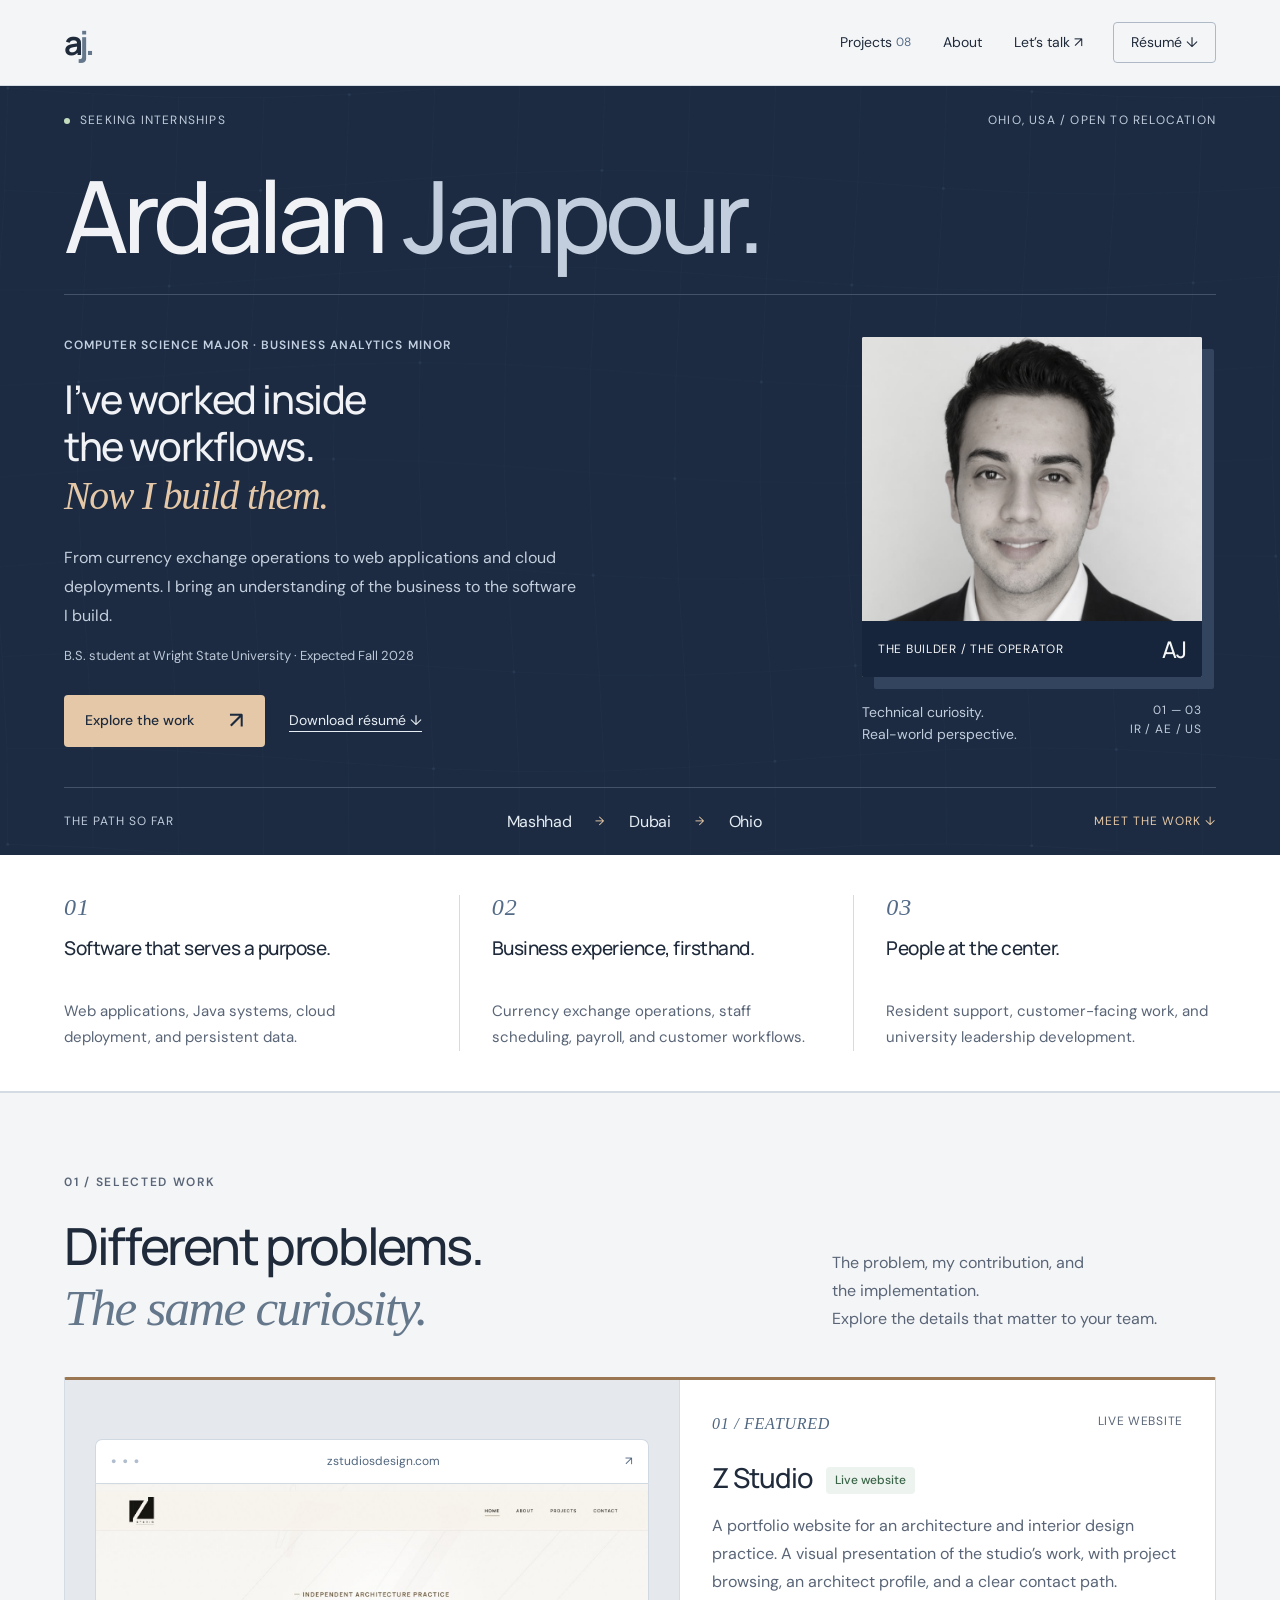
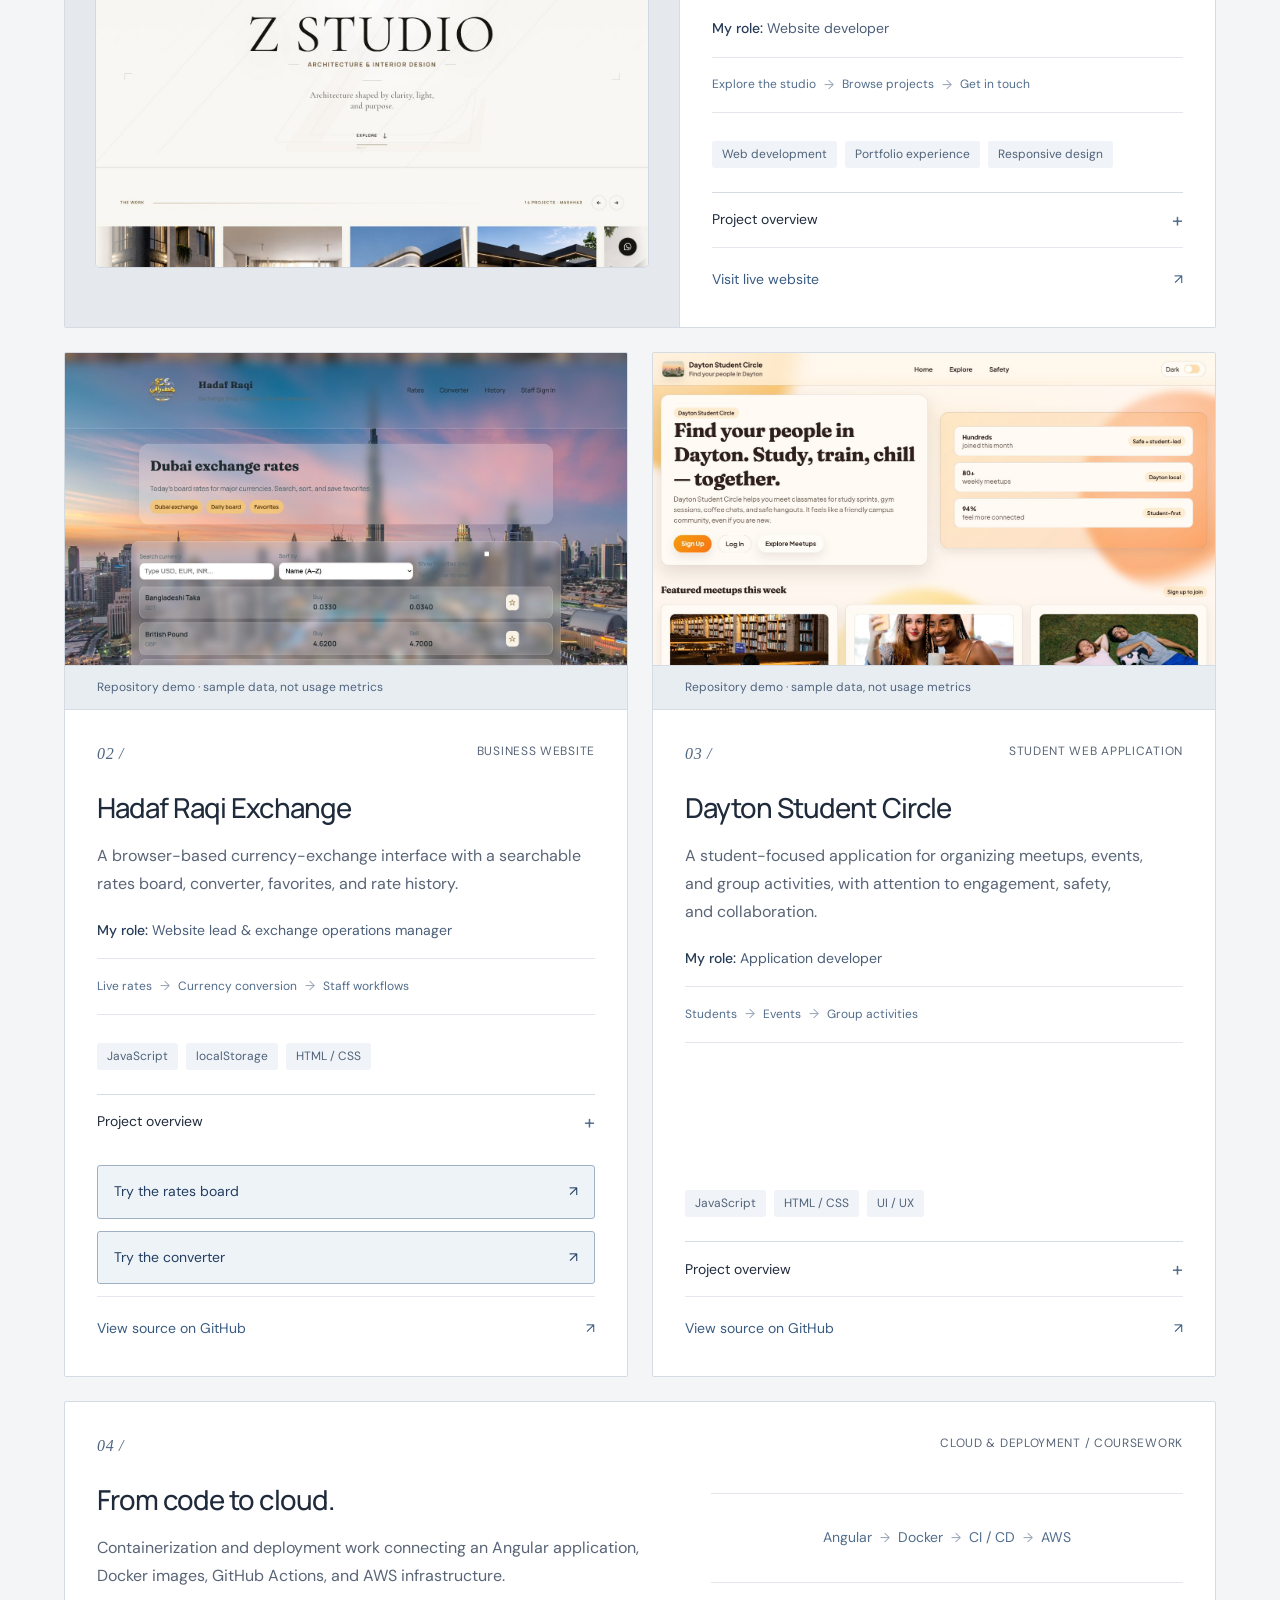
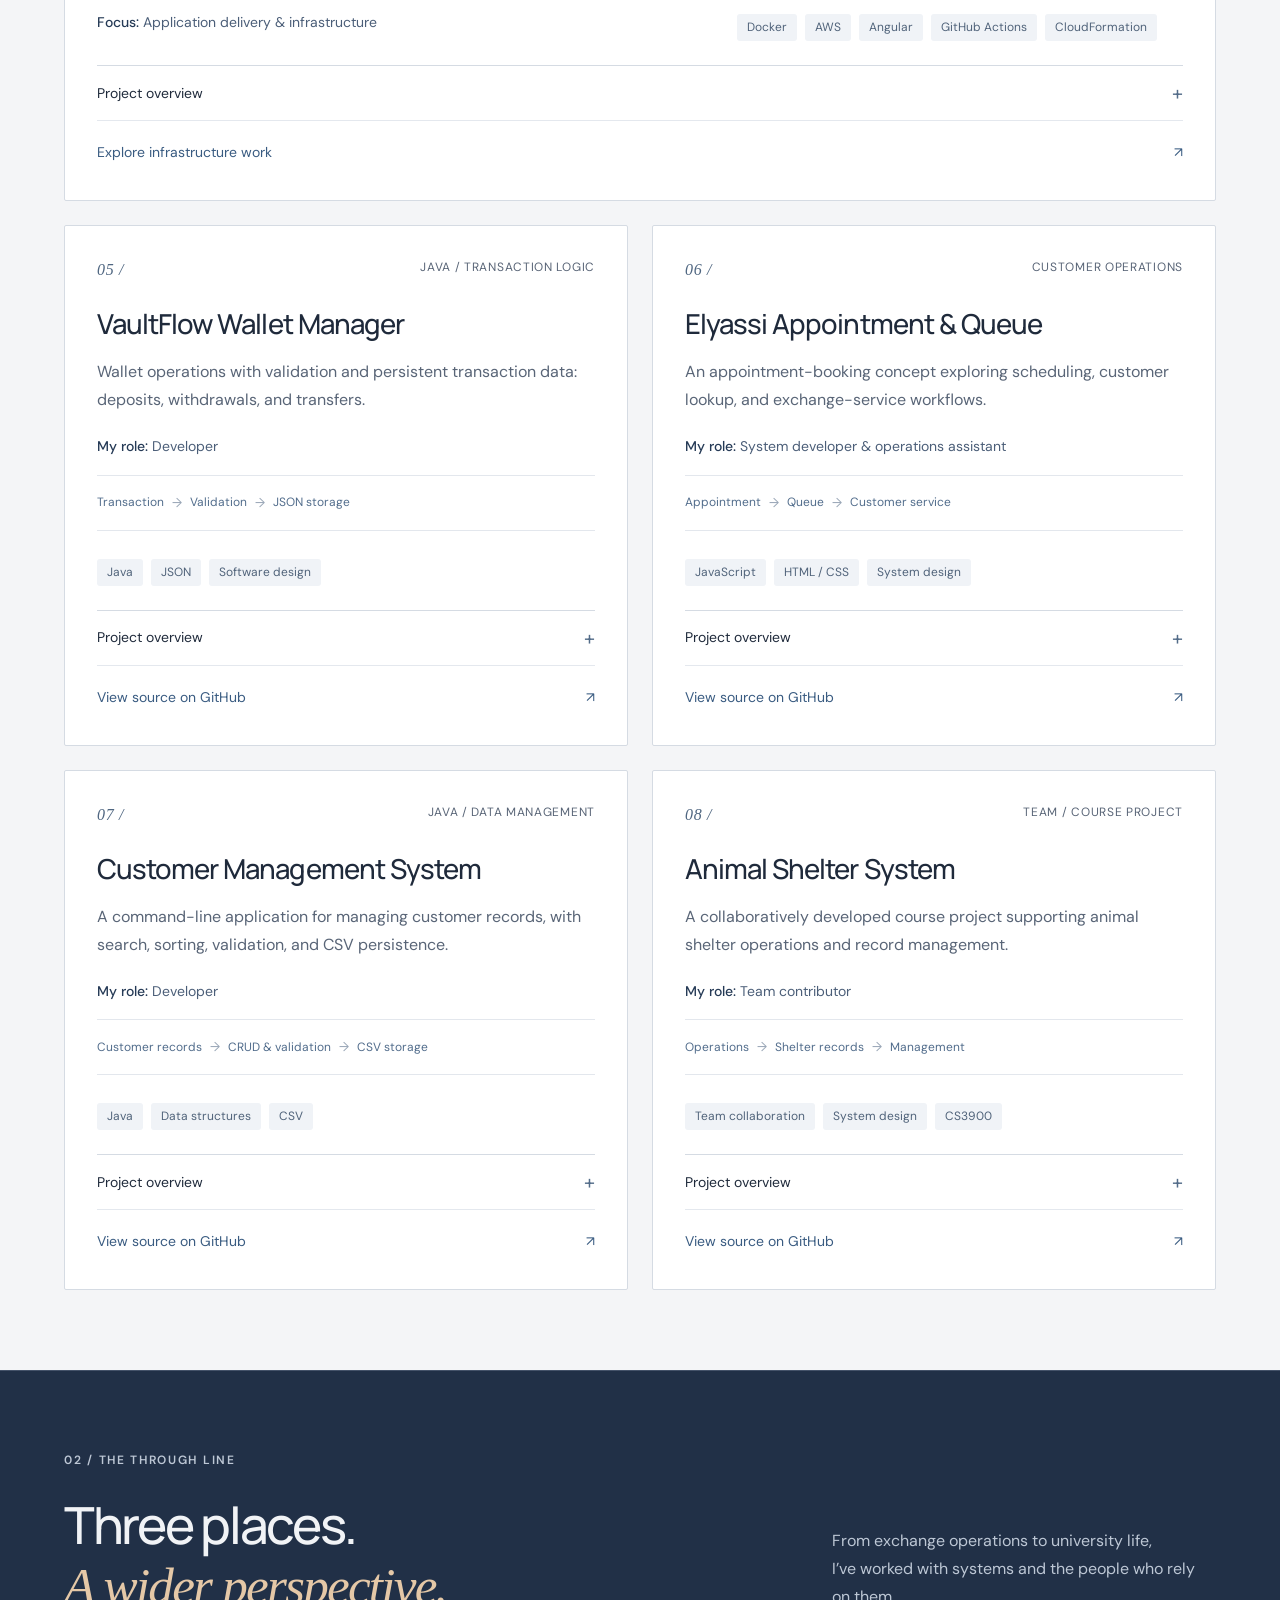
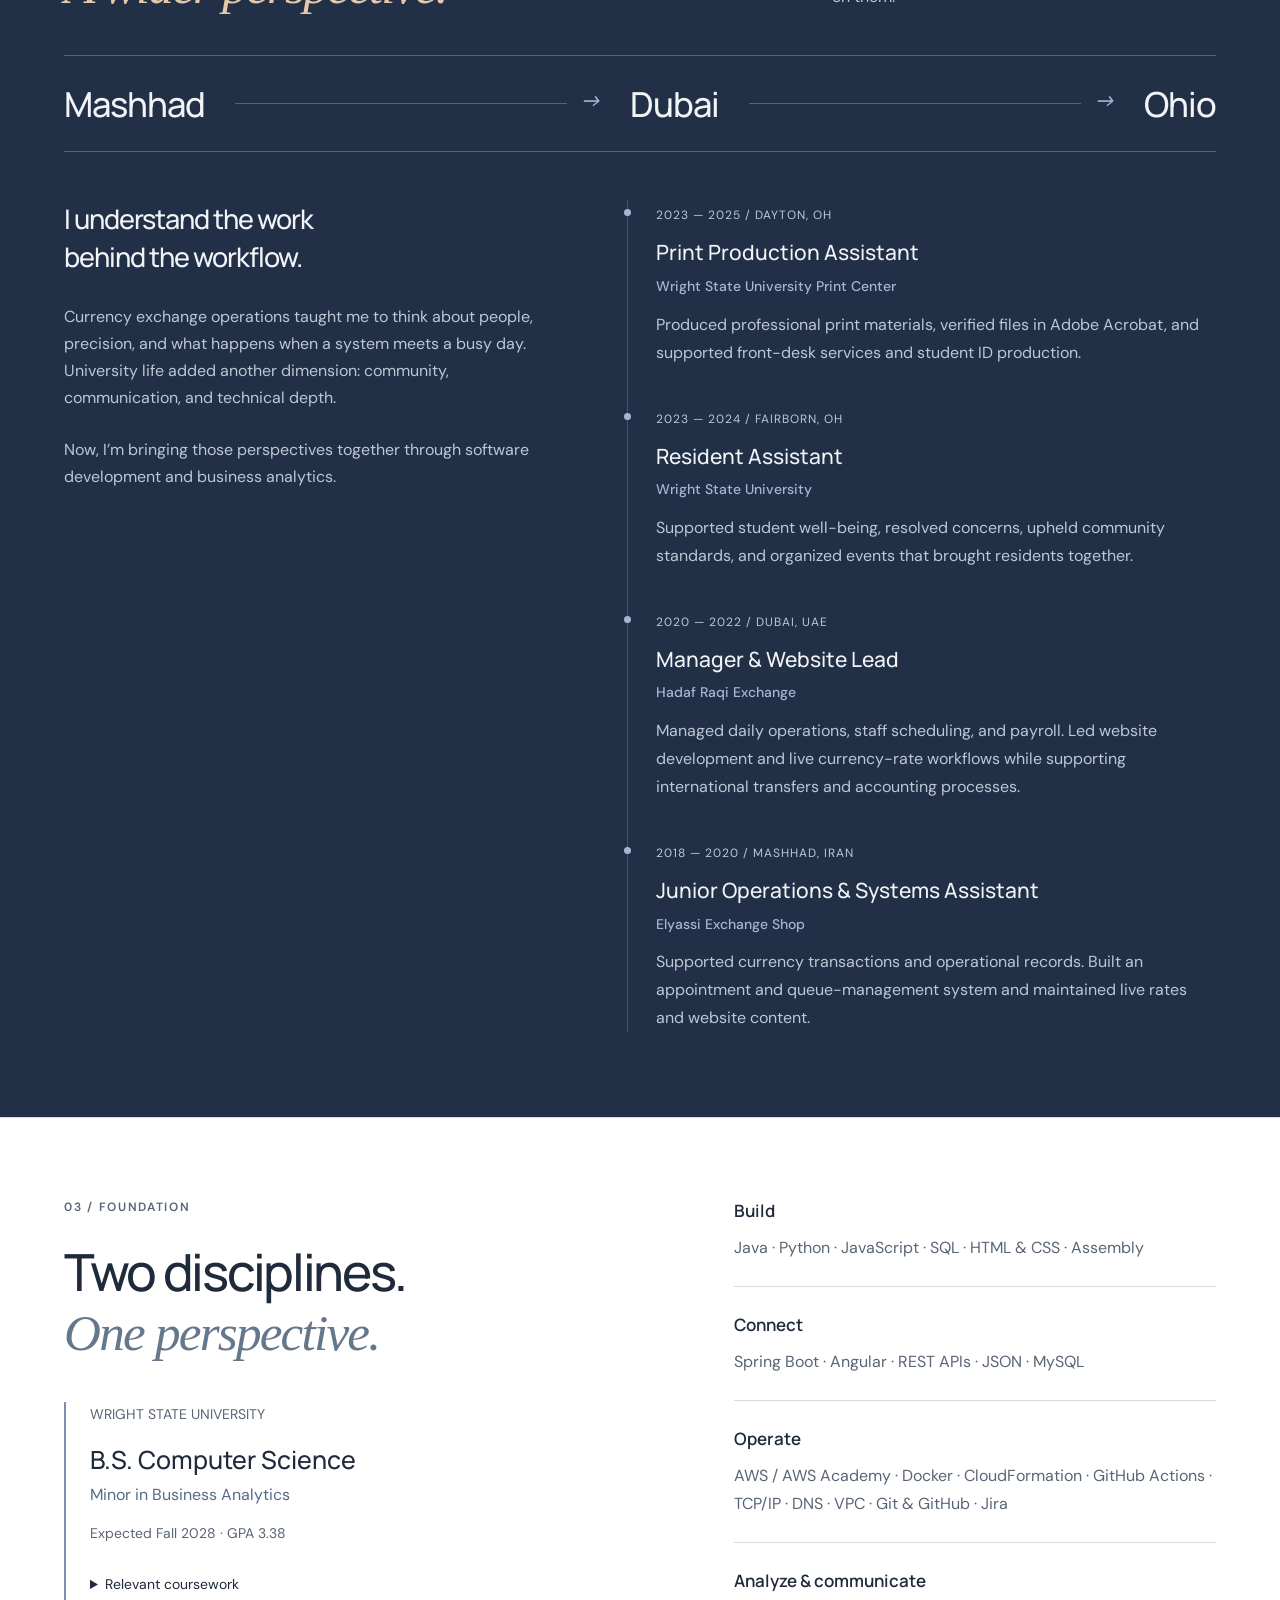
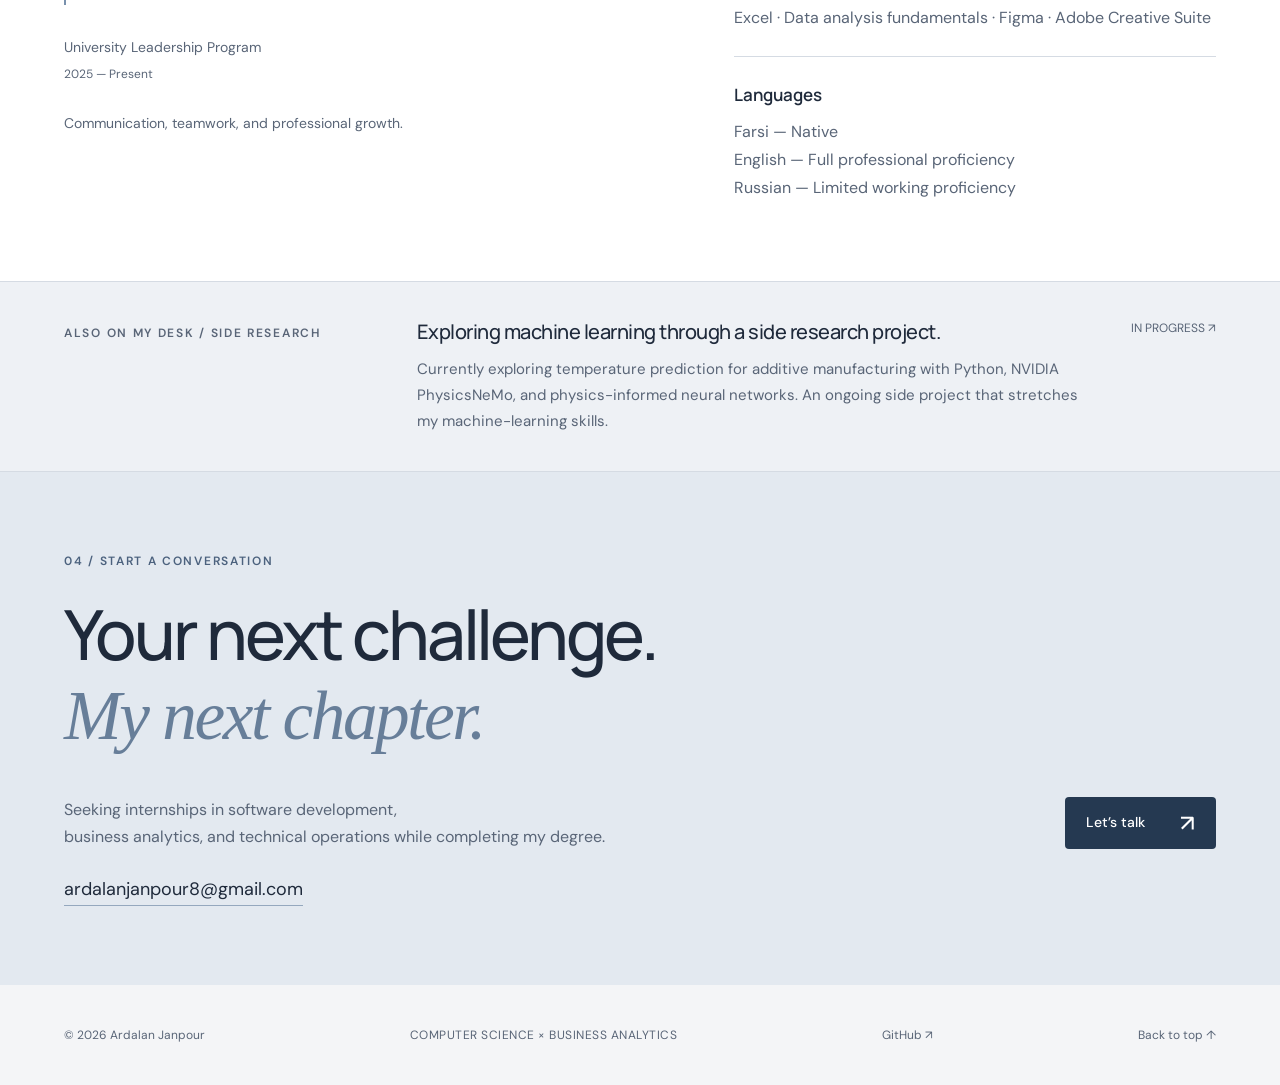
<file: index.html>
<!doctype html>
<html lang="en"><head><meta charset="UTF-8"><meta name="viewport" content="width=device-width,initial-scale=1"><title>Ardalan Janpour — Computer Science × Business Analytics</title><meta name="description" content="Ardalan Janpour — Computer Science student, Business Analytics minor, and builder of practical software seeking internships. Explore live websites, projects, and experience."><meta name="theme-color" content="#f4f5f7"><link rel="icon" href="data:image/svg+xml,%3Csvg xmlns='http://www.w3.org/2000/svg' viewBox='0 0 64 64'%3E%3Crect width='64' height='64' rx='14' fill='%23233045'/%3E%3Ctext x='10' y='44' font-family='Arial' font-size='35' font-weight='bold'%3EAJ%3C/text%3E%3C/svg%3E"><link rel="stylesheet" href="style.css?v=11"><meta property="og:title" content="Ardalan Janpour — Computer Science &amp; Business Analytics"><meta property="og:description" content="Seeking internships. Explore live websites, Java applications, cloud deployment work, and business experience."><meta property="og:type" content="website"><link rel="canonical" href="https://ardalanjanpour.com/"><meta property="og:url" content="https://ardalanjanpour.com/"></head>
<body><a class="skip" href="#work">Skip to work</a><div class="scroll-progress" aria-hidden="true"></div><header><a class="logo" href="#" aria-label="Ardalan Janpour home">a<span>j.</span></a><nav aria-label="Main navigation"><a href="#work">Projects <span class="nav-count">08</span></a><a href="#story">About</a><a href="#contact">Let’s talk ↗</a></nav><a class="resume" href="Ardalan-Janpour-Resume.docx" download>Résumé ↓</a></header>
<main><section class="hero" aria-labelledby="hero-title"><canvas id="network" aria-hidden="true"></canvas><div class="hero-top"><span class="availability">SEEKING INTERNSHIPS</span><span>OHIO, USA / OPEN TO RELOCATION</span></div><div class="nameplate"><h1 id="hero-title">Ardalan <em>Janpour.</em></h1><img class="mobile-portrait" src="portrait.png" alt="Ardalan Janpour" width="800" height="800"></div><div class="hero-grid"><div class="hero-copy"><p class="intro">COMPUTER SCIENCE MAJOR · BUSINESS ANALYTICS MINOR</p><h2 class="hero-statement">I’ve worked inside<br>the workflows.<br><em>Now I build them.</em></h2><p class="hero-description">From currency exchange operations to web applications and cloud deployments. I bring an understanding of the business to the software I build.</p><p class="student-note">B.S. student at Wright State University · Expected Fall 2028</p><div class="hero-actions"><a class="button" href="#work">Explore the work <span>↗</span></a><a class="text-link" href="Ardalan-Janpour-Resume.docx" download>Download résumé ↓</a></div></div><div class="identity"><div class="portrait-wrap"><img class="portrait" src="portrait.png" alt="Ardalan Janpour" width="800" height="800"><div class="portrait-label"><span>THE BUILDER / THE OPERATOR</span><span>AJ</span></div></div><div class="identity-note"><span>Technical curiosity.<br>Real-world perspective.</span><span class="identity-coordinate">01 — 03<br>IR / AE / US</span></div></div></div><div class="hero-bottom"><span class="route-label">THE PATH SO FAR</span><a href="#story" class="career-route"><span>Mashhad</span><i aria-hidden="true">→</i><span>Dubai</span><i aria-hidden="true">→</i><span>Ohio</span></a><a href="#work">MEET THE WORK ↓</a></div></section><section class="at-a-glance" aria-label="Professional overview"><div><span class="glance-number">01</span><h2>Software that serves a purpose.</h2><p>Web applications, Java systems, cloud deployment, and persistent data.</p></div><div><span class="glance-number">02</span><h2>Business experience, firsthand.</h2><p>Currency exchange operations, staff scheduling, payroll, and customer workflows.</p></div><div><span class="glance-number">03</span><h2>People at the center.</h2><p>Resident support, customer-facing work, and university leadership development.</p></div></section><section class="work section" id="work"><div class="section-heading"><div><p class="kicker">01 / SELECTED WORK</p><h2>Different problems.<br><em>The same curiosity.</em></h2></div><p>The problem, my contribution, and the implementation.<br>Explore the details that matter to your team.</p></div><div id="projects" class="projects"><article class="project featured-project"><a class="featured-preview" href="https://zstudiosdesign.com" target="_blank" rel="noopener noreferrer" aria-label="Visit Z Studio, a website built by Ardalan Janpour"><div class="preview-browser"><span aria-hidden="true">● ● ●</span><span>zstudiosdesign.com</span><span aria-hidden="true">↗</span></div><img src="zstudio-preview.jpg" alt="Z Studio architecture and interior design website built by Ardalan Janpour" width="1440" height="1000" loading="lazy"></a><div class="project-body"><div class="project-top"><b>01 / FEATURED</b><span>LIVE WEBSITE</span></div><h3>Z Studio <span class="live-label">Live website</span></h3><p class="project-brief">A portfolio website for an architecture and interior design practice. A visual presentation of the studio’s work, with project browsing, an architect profile, and a clear contact path.</p><p class="project-role"><strong>My role:</strong> Website developer</p><div class="project-flow" aria-label="Website experience"><span>Explore the studio</span><i aria-hidden="true">→</i><span>Browse projects</span><i aria-hidden="true">→</i><span>Get in touch</span></div><div class="tags"><span>Web development</span><span>Portfolio experience</span><span>Responsive design</span></div><details><summary>Project overview<span class="sr-only">: Z Studio</span></summary><div class="detail"><h4>The need</h4><p>Present an architecture and interior design practice online, with the work itself at the center of the experience.</p><h4>My contribution</h4><p>Built the studio’s website, bringing its project portfolio, practice profile, and contact information into one web experience.</p><h4>Explore it live</h4><p>Visit the working website to see the project gallery and navigation. The architecture and interior design work belongs to Z Studio; my contribution is the website.</p></div></details><a class="repository-link" href="https://zstudiosdesign.com" target="_blank" rel="noopener noreferrer">Visit live website <span aria-hidden="true">↗</span></a></div></article><article class="project"><figure class="repository-preview"><img src="hadaf-preview.jpg" alt="Rates board from the Hadaf Raqi Exchange repository" width="1440" height="980" loading="lazy"><figcaption>Repository demo · sample data, not usage metrics</figcaption></figure><div class="project-body"><div class="project-top"><b>02 /</b><span>BUSINESS WEBSITE</span></div><h3>Hadaf Raqi Exchange</h3><p class="project-brief">A browser-based currency-exchange interface with a searchable rates board, converter, favorites, and rate history.</p><p class="project-role"><strong>My role:</strong> Website lead &amp; exchange operations manager</p><div class="project-flow" aria-label="Project workflow"><span>Live rates</span><i aria-hidden="true">→</i><span>Currency conversion</span><i aria-hidden="true">→</i><span>Staff workflows</span></div><div class="tags"><span>JavaScript</span><span>localStorage</span><span>HTML / CSS</span></div><details><summary>Project overview<span class="sr-only">: Hadaf Raqi Exchange</span></summary><div class="detail"><h4>The need</h4><p>Customers and staff needed current currency information and tools that supported daily exchange operations.</p><h4>My contribution</h4><p>Designed and maintained the website while managing operations, scheduling, and payroll. Supported customer-facing services and back-office processes.</p><h4>Implementation</h4><p>Implemented conversion logic, searchable rates, favorites, local rate editing, and history using HTML, CSS, JavaScript, and localStorage. The public repository is a browser-based demonstration; its rates and staff access are local, without production authentication.</p><p>February–September 2022</p></div></details><a class="demo-link" href="demos/exchange/">Try the rates board <span aria-hidden="true">↗</span></a><a class="demo-link" href="demos/exchange/converter.html">Try the converter <span aria-hidden="true">↗</span></a><a class="repository-link" href="https://github.com/Ardalan81/hadaf-raqi-exchange" target="_blank" rel="noopener noreferrer">View source on GitHub <span aria-hidden="true">↗</span><span class="sr-only">: Hadaf Raqi Exchange</span></a></div></article><article class="project"><figure class="repository-preview"><img src="dayton-preview.jpg" alt="Landing page from the Dayton Student Circle repository" width="1440" height="980" loading="lazy"><figcaption>Repository demo · sample data, not usage metrics</figcaption></figure><div class="project-body"><div class="project-top"><b>03 /</b><span>STUDENT WEB APPLICATION</span></div><h3>Dayton Student Circle</h3><p class="project-brief">A student-focused application for organizing meetups, events, and group activities, with attention to engagement, safety, and collaboration.</p><p class="project-role"><strong>My role:</strong> Application developer</p><div class="project-flow" aria-label="Project workflow"><span>Students</span><i aria-hidden="true">→</i><span>Events</span><i aria-hidden="true">→</i><span>Group activities</span></div><div class="tags"><span>JavaScript</span><span>HTML / CSS</span><span>UI / UX</span></div><details><summary>Project overview<span class="sr-only">: Dayton Student Circle</span></summary><div class="detail"><h4>The need</h4><p>Students needed a place to organize shared activities and connect around events.</p><h4>My contribution</h4><p>Developed the web application and designed the user experience around student meetups and group coordination.</p><h4>Implementation</h4><p>Built search and meetup filters, a create-meetup flow, profile preferences, and demo authentication with JavaScript, HTML, CSS, and localStorage. The repository demonstrates front-end interactions; account and message features are not a production backend.</p><p>November 2025–February 2026</p></div></details><a class="repository-link" href="https://github.com/Ardalan81/dayton-student-circle" target="_blank" rel="noopener noreferrer">View source on GitHub <span aria-hidden="true">↗</span><span class="sr-only">: Dayton Student Circle</span></a></div></article><article class="project cloud-project"><div class="project-body"><div class="project-top"><b>04 /</b><span>CLOUD &amp; DEPLOYMENT / COURSEWORK</span></div><h3>From code to cloud.</h3><p class="project-brief">Containerization and deployment work connecting an Angular application, Docker images, GitHub Actions, and AWS infrastructure.</p><p class="project-role"><strong>Focus:</strong> Application delivery &amp; infrastructure</p><div class="project-flow"><span>Angular</span><i aria-hidden="true">→</i><span>Docker</span><i aria-hidden="true">→</i><span>CI / CD</span><i aria-hidden="true">→</i><span>AWS</span></div><div class="tags"><span>Docker</span><span>AWS</span><span>Angular</span><span>GitHub Actions</span><span>CloudFormation</span></div><details><summary>Project overview<span class="sr-only">: Cloud deployment coursework</span></summary><div class="detail"><h4>The engineering problem</h4><p>Package an application consistently and document a repeatable path from source code to a running environment.</p><h4>Implementation evidence</h4><p>The repository contains an Angular application, a Dockerfile, deployment scripts, and documentation for image publishing and webhook-driven updates. Separate CloudFormation exercises describe VPC networking and a load-balanced web application.</p><h4>Scope</h4><p>Coursework and deployment exercises. The repository documents the setup; an always-on public deployment is not assumed.</p></div></details><a class="repository-link" href="https://github.com/Ardalan81/aws-docker-angular-ci-cd" target="_blank" rel="noopener noreferrer">Explore infrastructure work <span aria-hidden="true">↗</span></a></div></article><article class="project"><div class="project-body"><div class="project-top"><b>05 /</b><span>JAVA / TRANSACTION LOGIC</span></div><h3>VaultFlow Wallet Manager</h3><p class="project-brief">Wallet operations with validation and persistent transaction data: deposits, withdrawals, and transfers.</p><p class="project-role"><strong>My role:</strong> Developer</p><div class="project-flow" aria-label="Project workflow"><span>Transaction</span><i aria-hidden="true">→</i><span>Validation</span><i aria-hidden="true">→</i><span>JSON storage</span></div><div class="tags"><span>Java</span><span>JSON</span><span>Software design</span></div><details><summary>Project overview<span class="sr-only">: VaultFlow Wallet Manager</span></summary><div class="detail"><h4>The need</h4><p>A wallet system needs clear transaction rules and reliable handling of stored data.</p><h4>My contribution</h4><p>Built the wallet management system, including transaction operations and validation logic.</p><h4>Implementation</h4><p>Separated transaction validation, analytics, and persistence into WalletService, AnalyticsService, and StorageService. Used HashMap for users and wallets, ArrayList for transaction history, and a custom JSON parser. Includes transaction search, monthly summaries, and undo.</p><p>January–May 2024</p></div></details><a class="repository-link" href="https://github.com/Ardalan81/java-wallet-management" target="_blank" rel="noopener noreferrer">View source on GitHub <span aria-hidden="true">↗</span><span class="sr-only">: VaultFlow Wallet Manager</span></a></div></article><article class="project"><div class="project-body"><div class="project-top"><b>06 /</b><span>CUSTOMER OPERATIONS</span></div><h3>Elyassi Appointment &amp; Queue</h3><p class="project-brief">An appointment-booking concept exploring scheduling, customer lookup, and exchange-service workflows.</p><p class="project-role"><strong>My role:</strong> System developer &amp; operations assistant</p><div class="project-flow" aria-label="Project workflow"><span>Appointment</span><i aria-hidden="true">→</i><span>Queue</span><i aria-hidden="true">→</i><span>Customer service</span></div><div class="tags"><span>JavaScript</span><span>HTML / CSS</span><span>System design</span></div><details><summary>Project overview<span class="sr-only">: Elyassi Appointment &amp; Queue</span></summary><div class="detail"><h4>The need</h4><p>The business needed a more organized way to handle appointments and in-person customer queues.</p><h4>My contribution</h4><p>Built and supported the booking and queue system alongside daily exchange operations.</p><h4>Implementation</h4><p>The public repository is a concept implementation with date and time selection, appointment lookup, and a Node.js server. Email features require SMTP configuration; it is not a live financial service.</p><p>July–August 2019</p></div></details><a class="repository-link" href="https://github.com/Ardalan81/elyassi-exchange" target="_blank" rel="noopener noreferrer">View source on GitHub <span aria-hidden="true">↗</span><span class="sr-only">: Elyassi Appointment &amp; Queue</span></a></div></article><article class="project"><div class="project-body"><div class="project-top"><b>07 /</b><span>JAVA / DATA MANAGEMENT</span></div><h3>Customer Management System</h3><p class="project-brief">A command-line application for managing customer records, with search, sorting, validation, and CSV persistence.</p><p class="project-role"><strong>My role:</strong> Developer</p><div class="project-flow" aria-label="Project workflow"><span>Customer records</span><i aria-hidden="true">→</i><span>CRUD &amp; validation</span><i aria-hidden="true">→</i><span>CSV storage</span></div><div class="tags"><span>Java</span><span>Data structures</span><span>CSV</span></div><details><summary>Project overview<span class="sr-only">: Customer Management System</span></summary><div class="detail"><h4>The need</h4><p>Customer records need consistent input, practical retrieval, and a way to persist between sessions.</p><h4>My contribution</h4><p>Implemented record creation, reading, updating, and deletion, with search and sorting features.</p><h4>Implementation</h4><p>Used Java, data structures, input validation, and file I/O with CSV-based storage.</p><p>March–May 2023</p></div></details><a class="repository-link" href="https://github.com/Ardalan81/java-customer-management" target="_blank" rel="noopener noreferrer">View source on GitHub <span aria-hidden="true">↗</span><span class="sr-only">: Customer Management System</span></a></div></article><article class="project"><div class="project-body"><div class="project-top"><b>08 /</b><span>TEAM / COURSE PROJECT</span></div><h3>Animal Shelter System</h3><p class="project-brief">A collaboratively developed course project supporting animal shelter operations and record management.</p><p class="project-role"><strong>My role:</strong> Team contributor</p><div class="project-flow" aria-label="Project workflow"><span>Operations</span><i aria-hidden="true">→</i><span>Shelter records</span><i aria-hidden="true">→</i><span>Management</span></div><div class="tags"><span>Team collaboration</span><span>System design</span><span>CS3900</span></div><details><summary>Project overview<span class="sr-only">: Animal Shelter System</span></summary><div class="detail"><h4>The need</h4><p>Shelter operations depend on organized records and practical management workflows.</p><h4>My contribution</h4><p>Worked with a team to design and implement the system as part of CS3900 coursework.</p><h4>Implementation</h4><p>The team repository includes Angular UI work, a MariaDB database design, and API components. Its documented scope includes a working pet resource, with UI-to-service integration and other resources still incomplete.</p><p>January–March 2024</p></div></details><a class="repository-link" href="https://github.com/Ardalan81/cs3900-animalshelter" target="_blank" rel="noopener noreferrer">View source on GitHub <span aria-hidden="true">↗</span><span class="sr-only">: Animal Shelter System</span></a></div></article></div></section>
<section class="story section" id="story"><div class="section-heading"><div><p class="kicker">02 / THE THROUGH LINE</p><h2>Three places.<br><em>A wider perspective.</em></h2></div><p>From exchange operations to university life,<br>I’ve worked with systems and the people who rely on them.</p></div><div class="journey"><span>Mashhad</span><i></i><span>Dubai</span><i></i><span>Ohio</span></div><div class="story-grid"><div class="story-intro"><h3>I understand the work<br>behind the workflow.</h3><p>Currency exchange operations taught me to think about people, precision, and what happens when a system meets a busy day. University life added another dimension: community, communication, and technical depth.</p><p>Now, I’m bringing those perspectives together through software development and business analytics.</p></div><div class="timeline"><article><span>2023 — 2025 / DAYTON, OH</span><h3>Print Production Assistant</h3><h4>Wright State University Print Center</h4><p>Produced professional print materials, verified files in Adobe Acrobat, and supported front-desk services and student ID production.</p></article><article><span>2023 — 2024 / FAIRBORN, OH</span><h3>Resident Assistant</h3><h4>Wright State University</h4><p>Supported student well-being, resolved concerns, upheld community standards, and organized events that brought residents together.</p></article><article><span>2020 — 2022 / DUBAI, UAE</span><h3>Manager & Website Lead</h3><h4>Hadaf Raqi Exchange</h4><p>Managed daily operations, staff scheduling, and payroll. Led website development and live currency-rate workflows while supporting international transfers and accounting processes.</p></article><article><span>2018 — 2020 / MASHHAD, IRAN</span><h3>Junior Operations & Systems Assistant</h3><h4>Elyassi Exchange Shop</h4><p>Supported currency transactions and operational records. Built an appointment and queue-management system and maintained live rates and website content.</p></article></div></div></section>
<section class="foundation section" id="education"><div><p class="kicker">03 / FOUNDATION</p><h2>Two disciplines.<br><em>One perspective.</em></h2><div class="education"><p>WRIGHT STATE UNIVERSITY</p><h3>B.S. Computer Science</h3><span>Minor in Business Analytics</span><p>Expected Fall 2028 · GPA 3.38</p><details class="coursework"><summary>Relevant coursework</summary><p>Data Structures & Algorithms · Operating Systems · Computer Organization · Web Development · Design of IT Systems · Discrete Mathematics · Linear Algebra · Statistics · Fundamentals of Information Systems · Technical Communication</p></details></div><p class="leadership">University Leadership Program <span>2025 — Present</span><br>Communication, teamwork, and professional growth.</p></div><div class="skills"><div><h3>Build</h3><p>Java · Python · JavaScript · SQL · HTML & CSS · Assembly</p></div><div><h3>Connect</h3><p>Spring Boot · Angular · REST APIs · JSON · MySQL</p></div><div><h3>Operate</h3><p>AWS / AWS Academy · Docker · CloudFormation · GitHub Actions · TCP/IP · DNS · VPC · Git & GitHub · Jira</p></div><div><h3>Analyze & communicate</h3><p>Excel · Data analysis fundamentals · Figma · Adobe Creative Suite</p></div><div><h3>Languages</h3><p>Farsi — Native<br>English — Full professional proficiency<br>Russian — Limited working proficiency</p></div></div></section>
<aside class="research-note section"><p class="kicker">ALSO ON MY DESK / SIDE RESEARCH</p><div><h3>Exploring machine learning through a side research project.</h3><p>Currently exploring temperature prediction for additive manufacturing with Python, NVIDIA PhysicsNeMo, and physics-informed neural networks. An ongoing side project that stretches my machine-learning skills.</p></div><span class="research-status">IN PROGRESS ↗</span></aside><section class="contact section" id="contact"><p class="kicker">04 / START A CONVERSATION</p><h2>Your next challenge.<br><em>My next chapter.</em></h2><div class="contact-bottom"><p>Seeking internships in software development,<br>business analytics, and technical operations while completing my degree.</p><a class="button" href="mailto:ardalanjanpour8@gmail.com">Let’s talk <span>↗</span></a></div><a class="email" href="mailto:ardalanjanpour8@gmail.com">ardalanjanpour8@gmail.com</a></section></main><footer><span>© <span id="year">2026</span> Ardalan Janpour</span><span>COMPUTER SCIENCE × BUSINESS ANALYTICS</span><a href="https://github.com/Ardalan81" target="_blank" rel="noopener noreferrer">GitHub ↗</a><a href="#">Back to top ↑</a></footer><script src="script.js?v=11"></script><script src="motion.js?v=11"></script></body></html>
</file>
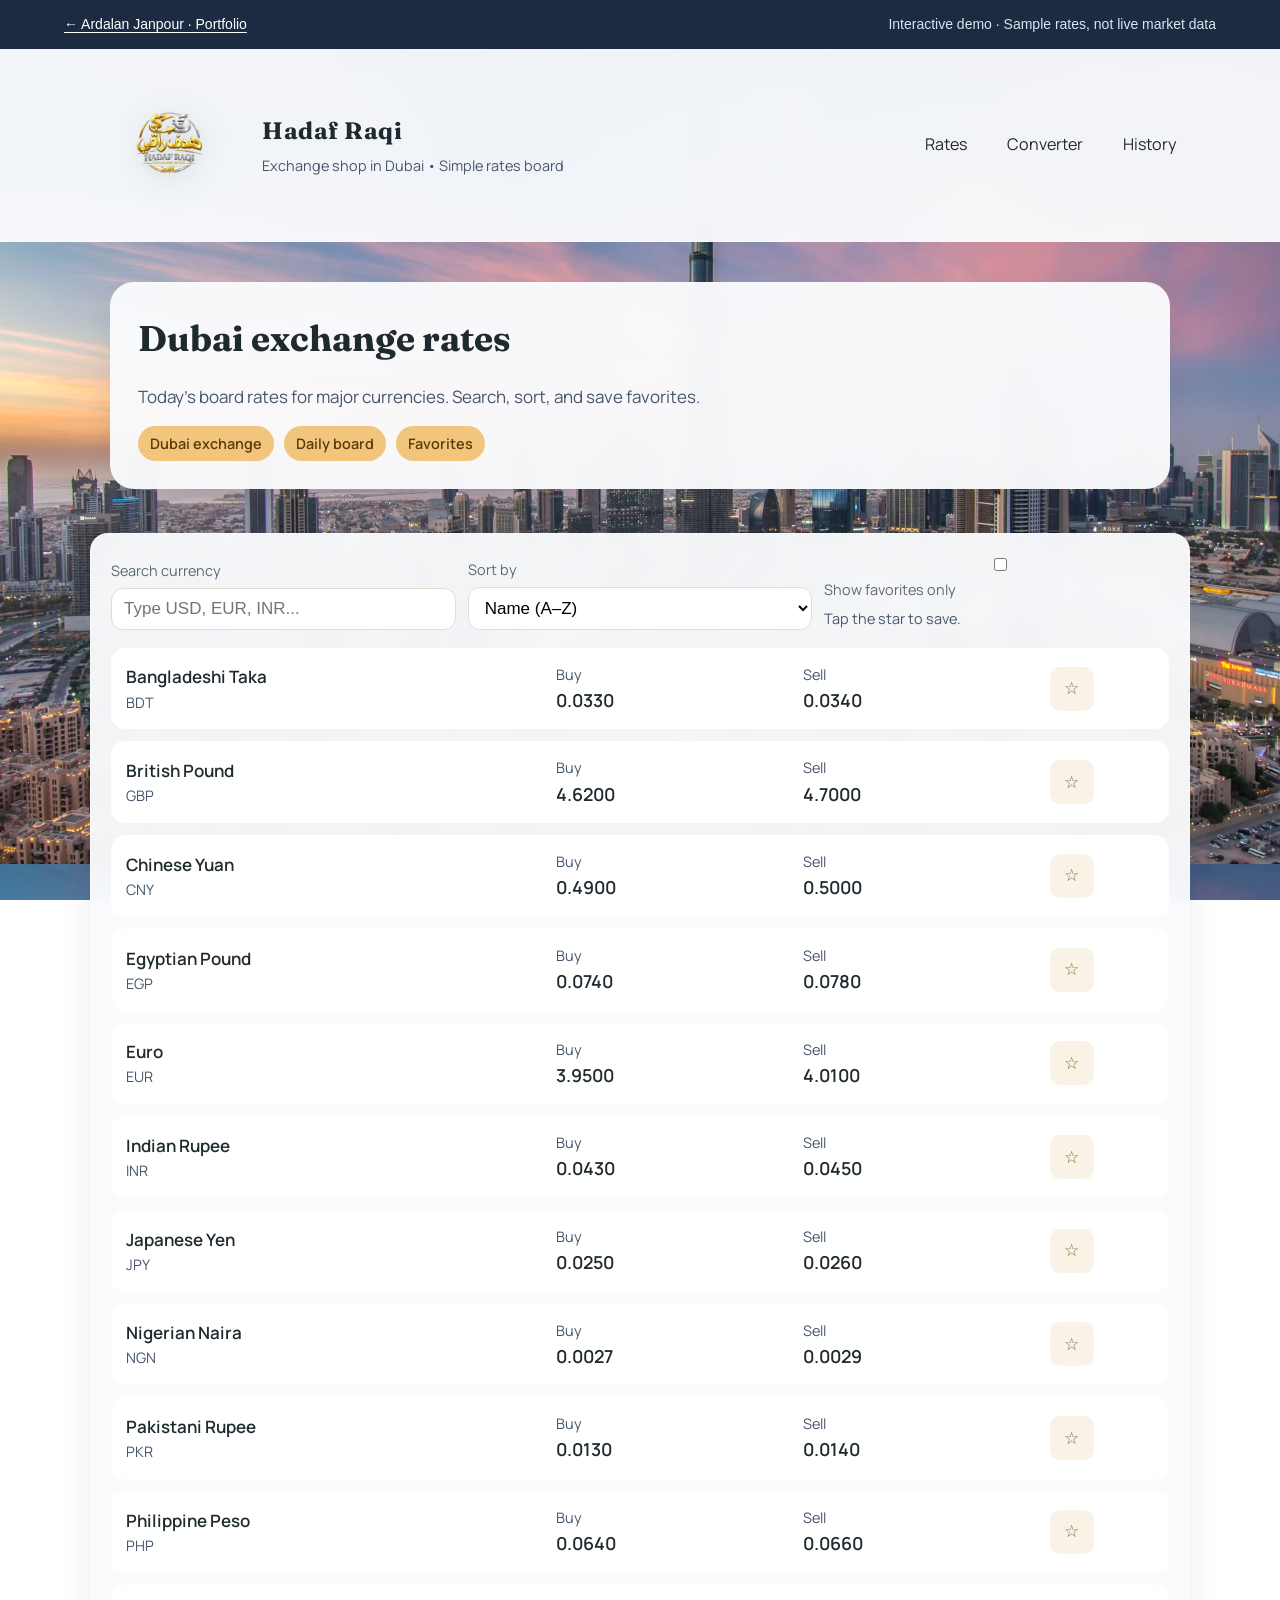
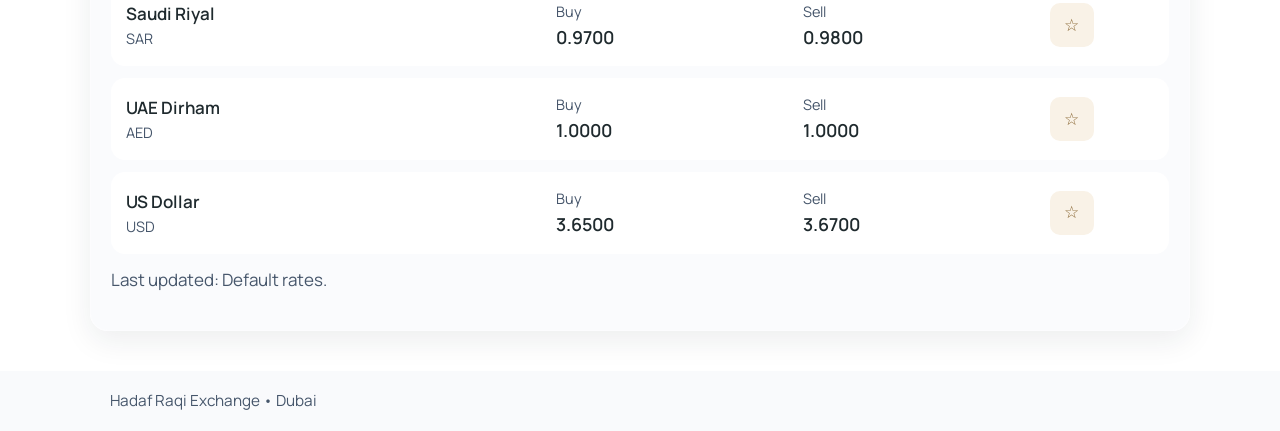
<file: demos/exchange/index.html>
<!DOCTYPE html>
<html lang="en">
  <head>
    <meta charset="UTF-8" />
    <meta name="viewport" content="width=device-width, initial-scale=1.0" />
    <title>Hadaf Raqi | Rates Board</title>
    <link rel="preconnect" href="https://fonts.googleapis.com" />
    <link rel="preconnect" href="https://fonts.gstatic.com" crossorigin />
    <link
      href="https://fonts.googleapis.com/css2?family=Fraunces:wght@600;700&family=Manrope:wght@400;600;700&display=swap"
      rel="stylesheet"
    />
    <link rel="icon" href="picture/image.png" />
    <link rel="stylesheet" href="css/style.css" />
  <style>.portfolio-demo{display:flex;justify-content:space-between;gap:16px;align-items:center;padding:14px 5%;background:#1c2b41;color:#fff;font:14px/1.5 Arial,sans-serif;position:relative;z-index:20}.portfolio-demo a{color:#fff;text-decoration:underline;text-underline-offset:3px}.portfolio-demo span{color:#dae4ef}@media(max-width:600px){.portfolio-demo{align-items:flex-start;flex-direction:column;gap:6px}}</style></head>
  <body><aside class="portfolio-demo"><a href="../../#work">← Ardalan Janpour · Portfolio</a><span>Interactive demo · Sample rates, not live market data</span></aside>
    <header class="site-header">
      <div class="container nav">
        <div class="brand">
          <img class="brand-logo" src="picture/image.png" alt="Hadaf Raqi logo" />
          <div class="brand-text">
            <strong>Hadaf Raqi</strong>
            <span>Exchange shop in Dubai • Simple rates board</span>
          </div>
        </div>
        <nav class="nav-links">
          <a href="index.html">Rates</a>
          <a href="converter.html">Converter</a>
          <a href="history.html">History</a>
          
        </nav>
      </div>
    </header>

    <section class="hero">
      <div class="container">
        <div class="hero-card">
          <h1>Dubai exchange rates</h1>
          <p>Today’s board rates for major currencies. Search, sort, and save favorites.</p>
          <div class="badges">
            <span class="badge">Dubai exchange</span>
            <span class="badge">Daily board</span>
            <span class="badge">Favorites</span>
          </div>
        </div>
      </div>
    </section>

    <section class="section">
      <div class="container card">
        <div class="controls">
          <div class="control">
            <label for="searchInput">Search currency</label>
            <input id="searchInput" type="text" placeholder="Type USD, EUR, INR..." />
          </div>
          <div class="control">
            <label for="sortSelect">Sort by</label>
            <select id="sortSelect">
              <option value="name">Name (A–Z)</option>
              <option value="buy-high">Buy: High → Low</option>
              <option value="buy-low">Buy: Low → High</option>
              <option value="sell-high">Sell: High → Low</option>
              <option value="sell-low">Sell: Low → High</option>
            </select>
          </div>
          <div class="control">
            <label>
              <input id="favoritesOnly" type="checkbox" /> Show favorites only
            </label>
            <div class="small-note">Tap the star to save.</div>
          </div>
        </div>

        <div id="status" class="notice"></div>
        <div id="ratesList" class="rates-list" aria-live="polite"></div>
        <p id="lastUpdated" class="status"></p>
      </div>
    </section>

    <footer class="footer">
      <div class="container">
        Hadaf Raqi Exchange • Dubai
      </div>
    </footer>

    <script src="js/storage.js"></script>
    <script src="js/data.js"></script>
    <script src="js/rates.js"></script>
  </body>
</html>
</file>
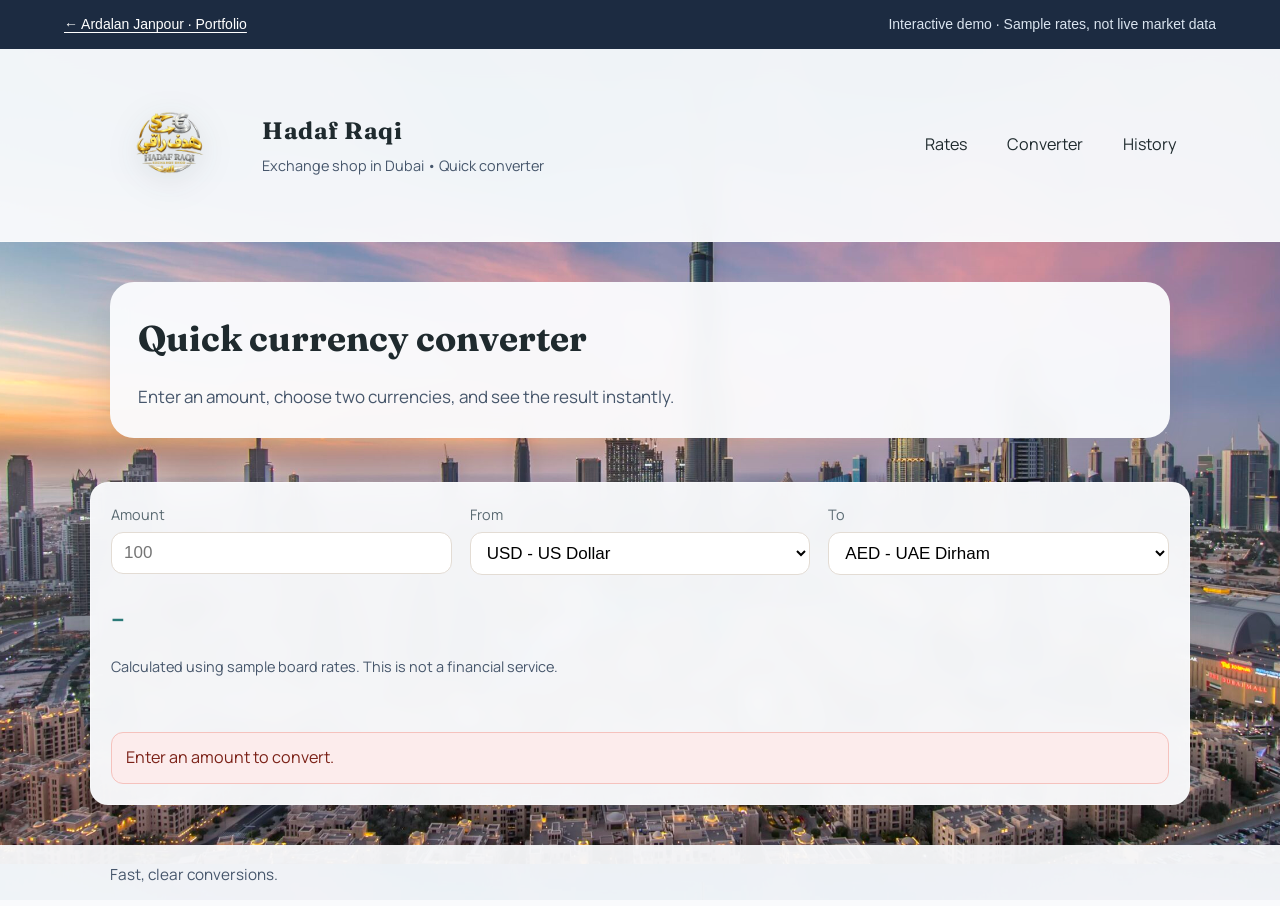
<file: demos/exchange/converter.html>
<!DOCTYPE html>
<html lang="en">
  <head>
    <meta charset="UTF-8" />
    <meta name="viewport" content="width=device-width, initial-scale=1.0" />
    <title>Hadaf Raqi | Converter</title>
    <link rel="preconnect" href="https://fonts.googleapis.com" />
    <link rel="preconnect" href="https://fonts.gstatic.com" crossorigin />
    <link
      href="https://fonts.googleapis.com/css2?family=Fraunces:wght@600;700&family=Manrope:wght@400;600;700&display=swap"
      rel="stylesheet"
    />
    <link rel="icon" href="picture/image.png" />
    <link rel="stylesheet" href="css/style.css" />
  <style>.portfolio-demo{display:flex;justify-content:space-between;gap:16px;align-items:center;padding:14px 5%;background:#1c2b41;color:#fff;font:14px/1.5 Arial,sans-serif;position:relative;z-index:20}.portfolio-demo a{color:#fff;text-decoration:underline;text-underline-offset:3px}.portfolio-demo span{color:#dae4ef}@media(max-width:600px){.portfolio-demo{align-items:flex-start;flex-direction:column;gap:6px}}</style></head>
  <body><aside class="portfolio-demo"><a href="../../#work">← Ardalan Janpour · Portfolio</a><span>Interactive demo · Sample rates, not live market data</span></aside>
    <header class="site-header">
      <div class="container nav">
        <div class="brand">
          <img class="brand-logo" src="picture/image.png" alt="Hadaf Raqi logo" />
          <div class="brand-text">
            <strong>Hadaf Raqi</strong>
            <span>Exchange shop in Dubai • Quick converter</span>
          </div>
        </div>
        <nav class="nav-links">
          <a href="index.html">Rates</a>
          <a href="converter.html">Converter</a>
          <a href="history.html">History</a>
          
        </nav>
      </div>
    </header>

    <section class="hero">
      <div class="container">
        <div class="hero-card">
          <h1>Quick currency converter</h1>
          <p>Enter an amount, choose two currencies, and see the result instantly.</p>
        </div>
      </div>
    </section>

    <section class="section">
      <div class="container card">
        <div class="converter-grid">
          <div class="control">
            <label for="amountInput">Amount</label>
            <input id="amountInput" type="number" min="0" step="0.01" placeholder="100" />
          </div>
          <div class="control">
            <label for="fromSelect">From</label>
            <select id="fromSelect"></select>
          </div>
          <div class="control">
            <label for="toSelect">To</label>
            <select id="toSelect"></select>
          </div>
        </div>

        <div class="section">
          <div class="result-box" id="resultValue">--</div>
          <p class="small-note">Calculated using sample board rates. This is not a financial service.</p>
        </div>

        <div id="status" class="notice"></div>
      </div>
    </section>

    <footer class="footer">
      <div class="container">Fast, clear conversions.</div>
    </footer>

    <script src="js/storage.js"></script>
    <script src="js/data.js"></script>
    <script src="js/converter.js"></script>
  </body>
</html>
</file>
<file: style.css>
@import url('https://fonts.googleapis.com/css2?family=DM+Sans:wght@400;450;500;600;700&family=Manrope:wght@400;500;600;700&display=swap');
:root{--bg:#f4f5f7;--panel:#fff;--text:#1f2a3b;--muted:#596577;--line:#d5dbe3;--accent:#64778b;--orange:#2d4563;--blue:#6d7d91}*{box-sizing:border-box}html{scroll-behavior:smooth;scroll-padding-top:110px}body{margin:0;background:var(--bg);color:var(--text);font:16px/1.75 'DM Sans',sans-serif}a{color:inherit;text-decoration:none}button{font:inherit;color:inherit}a:focus-visible,button:focus-visible,summary:focus-visible{outline:2px solid #577caa;outline-offset:6px}::selection{background:#cad7e7;color:#162033}.skip{position:fixed;top:-80px;background:#20334e;color:white;z-index:40;padding:15px}.skip:focus{top:0}.scroll-progress{position:fixed;left:0;top:0;width:100%;height:2px;background:#6884a4;transform:scaleX(0);transform-origin:left;z-index:30}header{height:86px;padding:0 5%;display:flex;align-items:center;gap:30px;border-bottom:1px solid var(--line);position:sticky;top:0;background:#f4f5f7f5;backdrop-filter:blur(12px);z-index:20}.logo{font:700 33px 'Manrope',sans-serif;letter-spacing:-4px;margin-right:auto}.logo span{color:#64778b}nav{display:flex;gap:32px;font-size:14px}nav a:hover,.text-link:hover{color:#536c8b}.resume{font-size:14px;border:1px solid #aeb9c8;padding:8px 17px;border-radius:4px}.hero{padding:26px 5% 0;position:relative;overflow:hidden;isolation:isolate}.hero canvas{position:absolute;inset:0;width:100%;height:100%;z-index:-1;opacity:.25;pointer-events:none}.hero-top{display:flex;justify-content:space-between;gap:20px;font-size:12px;letter-spacing:1.2px;color:var(--muted)}.availability:before{content:'';display:inline-block;width:6px;height:6px;border-radius:50%;background:#658773;margin-right:10px}.hero-grid{display:grid;grid-template-columns:1.4fr 1fr;gap:12%;align-items:center;padding:52px 0 55px}.intro,.kicker{font-size:12px;letter-spacing:1.7px;font-weight:600}.intro{color:#576d88;margin:0 0 22px}h1,h2,h3{font-family:'Manrope',sans-serif}h1,h2,h3,p{margin-top:0}h1,h2{letter-spacing:-.055em;font-weight:500}h1{font-size:clamp(70px,7.1vw,110px);line-height:1;margin-bottom:27px}em{font-style:normal;color:var(--accent)}.hero-statement{font-size:clamp(19px,1.75vw,25px);line-height:1.5;font-weight:500;letter-spacing:-.55px;margin-bottom:18px}.hero-description{max-width:470px;font-size:16px;color:var(--muted);line-height:1.8;margin-bottom:27px}.hero-actions{display:flex;align-items:center;gap:25px;flex-wrap:wrap}.button{display:inline-flex;align-items:center;gap:35px;padding:14px 21px;background:#253951;color:#fff;border-radius:4px;font-weight:500;font-size:14px;transition:background .2s,transform .2s}.button:hover{background:#425e7e;transform:translateY(-2px)}.button span{font-size:23px;line-height:1}.text-link{font-size:14px;text-decoration:underline;text-underline-offset:6px}.identity{position:relative;perspective:1200px;max-width:390px;justify-self:end;width:100%;padding-top:12px}.portrait-wrap{position:relative;transform:rotate(0deg);border-radius:8px;overflow:hidden;background:#e0e3e8;box-shadow:16px 16px 0 #e0e5ec;will-change:transform;transition:transform .4s ease-out}.portrait{display:block;width:100%;height:auto;aspect-ratio:1/1.17;object-fit:cover;object-position:center;filter:grayscale(.2) saturate(.75)}.portrait-label{position:absolute;bottom:0;left:0;right:0;background:#213047;color:#f4f5f7;padding:15px 20px;display:flex;align-items:center;justify-content:space-between;font-size:12px;letter-spacing:1.3px}.portrait-label>span:last-child{font:500 23px 'Manrope';letter-spacing:-1px}.identity-note{padding:31px 0 0;font-size:14px;line-height:1.6;color:var(--muted)}.hero-bottom{border-top:1px solid var(--line);padding:21px 0;display:flex;justify-content:space-between;color:var(--muted);font-size:12px;letter-spacing:1px;gap:20px}.hero-bottom a{color:#314b6c}.at-a-glance{background:#fff;border-block:1px solid var(--line);padding:38px 5%;display:grid;grid-template-columns:repeat(3,1fr);gap:40px}.at-a-glance>div+div{border-left:1px solid var(--line);padding-left:35px}.glance-number{font-size:12px;color:#627389;letter-spacing:1px}.at-a-glance h2{font-size:19px;letter-spacing:-.5px;line-height:1.45;margin:12px 0 8px}.at-a-glance p{font-size:14px;line-height:1.7;color:var(--muted);margin:0;max-width:360px}.section{padding:88px 5%;border-top:1px solid var(--line)}.section-heading{display:flex;justify-content:space-between;align-items:end;gap:35px;margin-bottom:40px}.kicker{color:var(--muted);margin-bottom:24px}h2{font-size:clamp(38px,4vw,60px);line-height:1.13;margin-bottom:0}.section-heading>p{color:var(--muted);font-size:15px;max-width:365px;margin-bottom:4px}.projects{display:grid;grid-template-columns:1fr 1fr;gap:22px}.project{background:var(--panel);border:1px solid var(--line);border-radius:7px;display:flex;flex-direction:column;transition:border-color .25s,box-shadow .25s;position:relative;overflow:hidden}.project:hover{border-color:#91a2b8;box-shadow:0 8px 25px #20314908}.project:nth-child(-n+2){border-top:3px solid #6a829e}.project-body{padding:30px;display:flex;flex-direction:column;height:100%}.project-top{display:flex;justify-content:space-between;gap:18px;align-items:center;margin-bottom:25px;font-size:12px;letter-spacing:.7px;color:var(--muted)}.project-top b{color:#597492;font-weight:500}.project h3{font-size:29px;font-weight:500;letter-spacing:-1.1px;line-height:1.25;margin-bottom:16px}.project p{color:var(--muted);max-width:590px;line-height:1.75}.project-brief{font-size:16px;margin-bottom:21px}.project-role{font-size:14px;color:#354861;margin:0 0 17px}.project-role strong{font-weight:500;color:#253a56}.project .project-role{color:#4b5e78}.project-flow{display:flex;align-items:center;gap:9px;flex-wrap:wrap;border-block:1px solid #e3e7ed;padding:14px 0;margin:0 0 24px}.project-flow span{font-size:12px;color:#526d8c}.project-flow i{font-style:normal;color:#9aa7b7;font-size:13px}.tags{display:flex;gap:7px;flex-wrap:wrap;margin-top:auto}.tags span{background:#f0f3f7;padding:4px 9px;border-radius:3px;color:#50637a;font-size:12px}.project details{margin-top:22px;border-top:1px solid var(--line);padding-top:15px}.project summary{cursor:pointer;font-size:14px;display:flex;justify-content:space-between;list-style:none}.project summary::-webkit-details-marker{display:none}.project summary:after{content:'+';color:#536c89;font-size:20px}.project details[open] summary:after{content:'−'}.detail{padding-top:22px}.detail h4{font-size:12px;text-transform:uppercase;letter-spacing:1px;font-weight:600;margin:0 0 7px;color:#596f89}.detail p{font-size:14px;margin-bottom:19px}.detail a{font-size:14px;color:#304f76;text-decoration:underline;text-underline-offset:5px}.story{background:#213047;color:#f1f3f6;--line:#445269;--muted:#bdc7d5;--accent:#a2b8d1}.journey{display:flex;align-items:center;font:500 clamp(23px,2.7vw,38px) 'Manrope';letter-spacing:-1px;margin:20px 0 50px}.journey i{flex:1;height:1px;background:#53637b;margin:0 30px;position:relative}.journey i:after{content:'→';position:absolute;right:0;top:-18px;color:#a7b9d0;font-size:22px;background:#213047;padding-left:12px}.story-grid{display:grid;grid-template-columns:1fr 1.25fr;gap:12%}.story-intro h3{font-size:27px;font-weight:500;line-height:1.4;letter-spacing:-1px}.story-intro p{color:var(--muted)}.timeline article{padding:0 0 30px 25px;border-left:1px solid var(--line);position:relative}.timeline article:before{content:'';position:absolute;left:-4px;top:9px;width:7px;height:7px;border-radius:50%;background:var(--accent)}.timeline article>span{font-size:12px;letter-spacing:1px;color:var(--muted)}.timeline h3{font-size:21px;font-weight:500;line-height:1.3;margin:12px 0 5px}.timeline h4{font-size:14px;font-weight:500;color:var(--accent);margin:0 0 14px}.timeline p{font-size:15px;color:var(--muted);margin-bottom:5px}.foundation{display:grid;grid-template-columns:1.2fr 1fr;gap:10%;background:#fff}.foundation h2{font-size:clamp(38px,4vw,55px)}.education{margin-top:38px;border-left:2px solid #7991ad;padding-left:22px}.education p{font-size:14px;color:var(--muted);margin:12px 0}.education h3{font-size:25px;font-weight:500;margin-bottom:0}.education span{color:#536b87}.coursework{margin-top:20px;max-width:500px}.coursework summary{font-size:14px;cursor:pointer}.leadership{font-size:14px;color:var(--muted);margin-top:30px}.leadership span{font-size:12px;margin-left:15px}.skills>div{border-bottom:1px solid var(--line);padding:20px 0}.skills>div:first-child{padding-top:0}.skills h3{font-size:17px;font-weight:600;margin-bottom:8px}.skills p{color:var(--muted);margin-bottom:0;font-size:15px}.research-note{padding-top:32px;padding-bottom:32px;display:grid;grid-template-columns:.8fr 1.7fr .5fr;gap:30px;align-items:start;background:#eef1f5}.research-note .kicker{margin:5px 0 0}.research-note h3{font-size:20px;font-weight:500;letter-spacing:-.5px;margin-bottom:10px}.research-note p:not(.kicker){color:var(--muted);font-size:14px;max-width:700px;margin:0}.research-status{color:var(--muted);font-size:12px;justify-self:end;white-space:nowrap}.contact{background:#e3e9f0}.contact .kicker{color:#4c627e}.contact h2{font-size:clamp(43px,5.4vw,80px);max-width:1100px;line-height:1.07}.contact em{color:#677e99}.contact-bottom{display:flex;justify-content:space-between;align-items:center;margin-top:35px;gap:30px}.contact-bottom p{color:var(--muted);margin:0;font-size:16px}.email{display:inline-block;margin-top:24px;font-size:18px;border-bottom:1px solid #95a8be}footer{padding:25px 5%;display:flex;gap:30px;justify-content:space-between;font-size:12px;color:var(--muted)}footer>span:nth-child(2){letter-spacing:.5px}.reveal{opacity:0;transform:translateY(14px);transition:opacity .65s,transform .65s}.reveal.visible{opacity:1;transform:none}.motion-paused .reveal{opacity:1;transform:none}.motion-paused .portrait-wrap{transform:none!important}@media(min-width:1650px){header,main,footer{max-width:1650px;margin-left:auto;margin-right:auto}}@media(max-width:1000px){header{gap:20px}nav{gap:20px}.hero-grid{gap:8%;padding:45px 0}.hero h1{font-size:8.8vw}.section-heading{align-items:start;flex-direction:column;gap:23px}.project-body{padding:25px}.project h3{font-size:27px}.research-note{grid-template-columns:1fr 2fr}.research-status{display:none}.hero-actions{gap:18px}.section{padding-top:70px;padding-bottom:70px}.research-note{padding-top:30px;padding-bottom:30px}.hero-bottom{letter-spacing:0}.at-a-glance{gap:23px}.at-a-glance>div+div{padding-left:23px}}@media(max-width:700px){header{height:76px;gap:13px;padding:0 6%}.logo{font-size:30px}nav a:nth-child(2){display:none}nav{gap:14px}.resume{padding:7px 10px;font-size:12px}nav a{font-size:12px}.hero{padding:22px 6% 0}.hero-top{font-size:12px;letter-spacing:.3px}.hero-top>span:last-child{display:none}.hero-grid{grid-template-columns:1fr;padding:36px 0;gap:30px}.hero h1{font-size:clamp(65px,15vw,95px)}.hero-description{max-width:430px}.hero-statement{font-size:20px}.identity{width:80%;max-width:330px;justify-self:center;margin-right:10px}.portrait{aspect-ratio:1/1.04}.identity-note{padding-top:28px}.hero-bottom{flex-wrap:wrap;font-size:12px;gap:12px}.hero-bottom>a{width:100%}.at-a-glance{grid-template-columns:1fr;padding:15px 6%;gap:0}.at-a-glance>div{padding:23px 0;display:grid;grid-template-columns:26px 1fr;column-gap:15px}.at-a-glance>div+div{border-left:0;border-top:1px solid var(--line);padding:23px 0}.glance-number{grid-row:1/3;padding-top:4px}.at-a-glance h2{margin:0 0 6px;font-size:18px}.at-a-glance p{grid-column:2}.section{padding:55px 6%}.projects{grid-template-columns:1fr}.project-body{padding:25px}.project h3{font-size:27px}.story-grid,.foundation{grid-template-columns:1fr;gap:30px}.journey{margin-bottom:35px}.journey i{margin:0 15px}.research-note{display:block;padding-top:28px;padding-bottom:28px}.research-note .kicker{margin-bottom:18px}.contact-bottom{align-items:start;flex-direction:column}.contact-bottom br{display:none}.contact h2{font-size:clamp(39px,8.6vw,61px)}.email{font-size:16px;overflow-wrap:anywhere}footer{flex-wrap:wrap;padding:25px 6%;gap:18px}footer>span:first-child{width:100%}footer>span:nth-child(2){display:none}.section-heading{margin-bottom:30px}.hero-actions .button{gap:25px}.intro{letter-spacing:.6px}}@media(prefers-reduced-motion:reduce){html{scroll-behavior:auto}*,*:before,*:after{animation:none!important;transition:none!important}.reveal{opacity:1;transform:none}}
.repository-link{display:flex;justify-content:space-between;align-items:center;font-size:14px;color:#395b81;margin-top:17px;padding-top:15px;border-top:1px solid #e4e8ee}.repository-link:hover{color:#142b49;text-decoration:underline;text-underline-offset:4px}.sr-only{position:absolute;width:1px;height:1px;margin:-1px;padding:0;overflow:hidden;clip:rect(0,0,0,0);white-space:nowrap;border:0}
.featured-project{grid-column:1/-1;display:grid;grid-template-columns:1.15fr 1fr;background:#fff}.featured-preview{display:flex;flex-direction:column;justify-content:center;padding:30px;background:#e8edf2;border-right:1px solid var(--line);overflow:hidden}.preview-browser{display:flex;align-items:center;justify-content:space-between;gap:18px;background:#fff;padding:11px 15px;border:1px solid #d0d8e2;border-bottom:0;border-radius:7px 7px 0 0;font-size:12px;color:#52677f}.preview-browser>span:first-child{color:#b0bdce;font-size:9px;letter-spacing:2px}.featured-preview img{display:block;width:100%;height:auto;border:1px solid #d0d8e2;border-radius:0 0 5px 5px;transition:transform .45s}.featured-preview:hover img{transform:translateY(-3px)}.featured-project .project-body{padding:34px}.project:nth-child(3){border-top:3px solid #6a829e}@media(max-width:900px){.featured-project{grid-template-columns:1fr}.featured-preview{border-right:0;border-bottom:1px solid var(--line);padding:25px;max-height:460px}.featured-preview img{object-fit:cover;object-position:top;min-height:0}.featured-project .project-body{padding:25px}}@media(max-width:700px){header{gap:22px}nav{gap:20px}.featured-preview{padding:18px}.hero-top{font-size:12px}}

.nav-count{font-size:12px;color:#536b87;margin-left:4px}.live-label{font:500 12px/1.4 "DM Sans",sans-serif;letter-spacing:0;display:inline-block;vertical-align:middle;background:#edf3ee;color:#3a6448;padding:5px 9px;border-radius:4px;margin-left:8px}
.repository-preview{margin:0;background:#e8edf2;border-bottom:1px solid var(--line);overflow:hidden}.repository-preview img{display:block;width:100%;height:auto;aspect-ratio:1.8;object-fit:cover;object-position:top;transition:transform .5s}.project:hover .repository-preview img{transform:scale(1.015)}.repository-preview figcaption{font-size:12px;padding:10px 24px;color:#50647e;border-top:1px solid #d5dbe3}.cloud-project .project-flow{padding:25px 0}.cloud-project .project-flow span{font-size:14px}.project-body{flex:1;height:auto}header a,.repository-link,.project summary{min-height:24px}.project summary{align-items:center}nav a{display:inline-flex;align-items:center}@media(max-width:700px){.project summary,.repository-link{min-height:44px}.repository-preview img{aspect-ratio:1.6}}

/* Spacing and typography system: consistent rhythm across every section. */
:root {
  --space-1: .5rem;
  --space-2: 1rem;
  --space-3: 1.5rem;
  --space-4: 2rem;
  --section-space: clamp(3.5rem, 6.2vw, 6rem);
}
body { line-height: 1.7; }
h1, h2, h3 { text-wrap: balance; }
p { text-wrap: pretty; }
.section { padding-block: var(--section-space); }
.section-heading { gap: var(--space-4); margin-bottom: 2.5rem; }
.section-heading > div, .section-heading > p,
.hero-copy, .identity, .story-intro, .timeline, .skills { min-width: 0; }
.section-heading > p { font-size: 1rem; line-height: 1.75; max-width: 24rem; }
h2 { font-size: clamp(2.25rem, 4vw, 3.75rem); line-height: 1.16; letter-spacing: -.045em; }
.hero-grid { gap: 8%; padding-block: 3.5rem; }
h1 { line-height: 1.06; letter-spacing: -.055em; }
.hero-statement { line-height: 1.5; margin-bottom: 1rem; }
.hero-description { margin-bottom: 1.75rem; }
.hero-actions { gap: 1rem 1.5rem; }
.hero-actions > a { min-height: 2.75rem; display: inline-flex; align-items: center; }
.hero-bottom { align-items: center; padding-block: 1.5rem; }
.at-a-glance { gap: 2rem; padding-block: 2.5rem; }
.at-a-glance > div + div { padding-left: 2rem; }
.at-a-glance h2 { font-size: 1.1875rem; min-height: 2.9em; margin-block: .75rem .5rem; }
.at-a-glance p { font-size: .9375rem; line-height: 1.75; }
.projects { gap: 1.5rem; grid-template-columns: repeat(2, minmax(0, 1fr)); }
.project { min-width: 0; border-top: 1px solid var(--line); }
.project:nth-child(-n+3) { border-top: 1px solid var(--line); }
.featured-project { border-top: 3px solid #6a829e !important; }
.project-body, .featured-project .project-body { padding: 2rem; }
.project-top { align-items: flex-start; gap: 1rem; margin-bottom: 1.5rem; line-height: 1.5; }
.project-top b { flex-shrink: 0; }
.project-top > span { text-align: right; }
.project h3 { font-size: clamp(1.5rem, 2.15vw, 1.875rem); line-height: 1.3; letter-spacing: -.035em; margin-bottom: 1rem; }
.project p { font-size: 1rem; line-height: 1.75; }
.project .project-role { font-size: .875rem; margin-bottom: 1rem; }
.project-brief { margin-bottom: 1.25rem; }
.project-flow { gap: .5rem; padding-block: 1rem; margin-bottom: 1.5rem; }
.tags { gap: .5rem; padding-top: .25rem; }
.tags span { line-height: 1.6; padding: .25rem .625rem; }
.project details { margin-top: 1.5rem; padding-top: 0; }
.project summary { min-height: 3rem; padding-block: .75rem; gap: 1rem; line-height: 1.5; }
.project summary:after { flex-shrink: 0; }
.detail { padding-top: .5rem; }
.detail p { font-size: .9375rem; margin-bottom: 1.25rem; }
.detail h4 { margin-bottom: .5rem; }
.repository-link { margin-top: 0; padding-block: 1rem 0; min-height: 3rem; gap: 1rem; line-height: 1.5; }
.repository-preview figcaption { padding: .75rem 2rem; line-height: 1.6; }
.cloud-project { grid-column: 1 / -1; }
.cloud-project .project-body {
  display: grid;
  grid-template-columns: minmax(0, 1.2fr) minmax(0, 1fr);
  grid-template-areas: 'meta meta' 'title flow' 'brief flow' 'role tags' 'details details' 'link link';
  column-gap: 3rem;
}
.cloud-project .project-top { grid-area: meta; }
.cloud-project h3 { grid-area: title; }
.cloud-project .project-brief { grid-area: brief; max-width: 38rem; }
.cloud-project .project-role { grid-area: role; margin-bottom: 0; }
.cloud-project .project-flow { grid-area: flow; align-self: center; justify-content: center; padding-block: 2rem; margin-bottom: 1rem; }
.cloud-project .tags { grid-area: tags; margin-top: 0; align-content: center; justify-content: center; }
.cloud-project details { grid-area: details; }
.cloud-project .repository-link { grid-area: link; }
.cloud-project .detail { columns: 2; column-gap: 3rem; }
.cloud-project .detail h4 { break-after: avoid; }
.cloud-project .detail p { break-inside: avoid; }
.journey { margin-block: 1.5rem 3rem; }
.story-grid { gap: 8%; }
.story-intro { max-width: 31rem; }
.story-intro p { margin-bottom: 1.5rem; }
.timeline article { padding: 0 0 2rem 1.75rem; }
.timeline article:last-child { padding-bottom: 0; }
.timeline p, .skills p { font-size: 1rem; line-height: 1.75; }
.timeline h3 { margin-top: .75rem; margin-bottom: .5rem; }
.timeline h4 { margin-bottom: .75rem; }
.foundation { gap: 8%; }
.education { margin-top: 2.5rem; padding-left: 1.5rem; }
.education p { line-height: 1.75; }
.coursework summary { padding-block: .5rem; }
.leadership { line-height: 1.8; }
.leadership span { display: block; margin-left: 0; margin-top: .25rem; }
.skills > div { padding-block: 1.5rem; }
.skills > div:last-child { border-bottom: 0; padding-bottom: 0; }
.research-note { padding-block: 2.25rem; gap: 2rem; grid-template-columns: minmax(0, .8fr) minmax(0, 1.7fr) auto; }
.research-note h3 { line-height: 1.4; }
.research-note p:not(.kicker) { font-size: .9375rem; line-height: 1.75; }
.contact h2 { max-width: 15ch; line-height: 1.14; letter-spacing: -.045em; }
.contact-bottom { margin-top: 2.5rem; align-items: center; }
.contact-bottom p { max-width: 37rem; }
footer { align-items: center; gap: 1.5rem; padding-block: 1.75rem; }
footer a { display: inline-flex; align-items: center; min-height: 2.75rem; }
@media (max-width: 1000px) {
  .section-heading > p { max-width: 38rem; }
  .at-a-glance h2 { min-height: 4.35em; }
  .research-note { grid-template-columns: 1fr 2fr; }
  .cloud-project .project-body { column-gap: 2rem; }
  .project-body, .featured-project .project-body { padding: 1.5rem; }
}
@media (max-width: 700px) {
  html { scroll-padding-top: 6rem; }
  header { gap: 1rem; }
  nav { gap: 1rem; }
  header a { min-height: 2.75rem; }
  .hero-grid { padding-block: 2.5rem; gap: 2rem; }
  .hero h1 { line-height: 1.08; }
  .hero-statement { font-size: 1.25rem; }
  .hero-description { font-size: 1rem; }
  .hero-bottom { gap: .75rem 1rem; }
  .identity { padding-top: 0; }
  .at-a-glance { padding-block: .5rem; gap: 0; }
  .at-a-glance > div, .at-a-glance > div + div { padding: 1.5rem 0; }
  .at-a-glance h2 { min-height: 0; margin-top: 0; }
  .section-heading { margin-bottom: 2rem; gap: 1.25rem; }
  .projects { grid-template-columns: minmax(0, 1fr); gap: 1.25rem; }
  .project h3 { font-size: 1.625rem; text-wrap: pretty; }
  .project-top { font-size: .75rem; letter-spacing: .025em; }
  .project-body, .featured-project .project-body { padding: 1.5rem; }
  .repository-preview figcaption { padding-inline: 1.5rem; }
  .cloud-project .project-body { display: flex; }
  .cloud-project .project-flow { align-self: stretch; justify-content: flex-start; padding-block: 1.25rem; margin-block: 1.5rem; }
  .cloud-project .tags { justify-content: flex-start; }
  .cloud-project .detail { columns: auto; }
  .story-grid, .foundation { gap: 2.5rem; }
  .journey { margin-bottom: 2.5rem; }
  .journey i { margin-inline: 1rem; }
  .timeline article { padding-left: 1.5rem; }
  .research-note { display: block; }
  .research-note .kicker { margin-bottom: 1.25rem; }
  .contact h2 { font-size: clamp(2.25rem, 8.6vw, 3.5rem); max-width: 17ch; }
  .contact-bottom { align-items: flex-start; gap: 1.5rem; margin-top: 2rem; }
  .contact-bottom p { font-size: 1rem; }
  .email { font-size: 1rem; }
  footer { gap: .5rem 1.5rem; }
}
@media (max-width: 370px) {
  .project-body, .featured-project .project-body { padding: 1.25rem; }
  .project-top { flex-wrap: wrap; gap: .5rem; }
  .project-top > span { text-align: left; }
  .hero-actions { align-items: flex-start; flex-direction: column; }
  .journey { font-size: 1.25rem; }
}
@media print {
  header, .hero canvas, .scroll-progress, .hero-bottom, .hero-actions, .featured-preview, .repository-preview { display: none !important; }
  body { background: white; color: #111; }
  .reveal { opacity: 1 !important; transform: none !important; }
  .section { padding-block: 1.5rem; }
  .story, .contact { background: white; color: #111; --muted: #333; --accent: #333; --line: #aaa; }
  .projects { display: block; }
  .project { break-inside: avoid; margin-bottom: 1rem; }
  .cloud-project .project-body { display: flex; }
}

/* Personal direction: an editorial identity shaped by software and operations. */
.hero {
  --text: #f0f2f5;
  --muted: #bcc8d8;
  --line: #43516a;
  --accent: #bacadd;
  color: var(--text);
  background: #1c2b41;
  padding-top: 1.5rem;
}
.hero canvas { opacity: .5; }
.hero-top { color: #c1cddd; }
.availability:before { background: #c4ddbf; }
.nameplate {
  display: flex;
  align-items: flex-end;
  justify-content: space-between;
  gap: 2rem;
  padding-block: 2rem 1.5rem;
  border-bottom: 1px solid var(--line);
}
.nameplate h1 {
  font-size: clamp(3.5rem, 7.8vw, 7.75rem);
  letter-spacing: -.065em;
  line-height: 1.08;
  margin: 0;
  white-space: nowrap;
}
.nameplate h1 em { color: #c2cedd; }
.native-name {
  font-family: Tahoma, sans-serif;
  font-size: 1.125rem;
  color: #c1cddd;
  white-space: nowrap;
  padding-bottom: .6rem;
}
.hero-grid { grid-template-columns: minmax(0, 1.35fr) minmax(0, 1fr); gap: 8%; padding-block: 2.5rem; }
.hero .intro { color: #c3d0e1; letter-spacing: .09em; margin-bottom: 1.25rem; }
.hero h2.hero-statement {
  font-size: clamp(2rem, 3.1vw, 3rem);
  line-height: 1.2;
  letter-spacing: -.035em;
  font-weight: 500;
  margin-bottom: 1.5rem;
  text-wrap: balance;
}
.hero-statement em { font-family: Georgia, 'Times New Roman', serif; font-style: italic; font-weight: 400; color: #e5c8a7; letter-spacing: -.03em; }
.hero-description { max-width: 32rem; color: #c4cfde; font-size: 1rem; margin-bottom: .875rem; }
.student-note { font-size: .8125rem; color: #bcc8d8; margin-bottom: 1.75rem; }
.hero .button { background: #e5c8a7; color: #1e2b3e; }
.hero .button:hover { background: #f1d8bb; }
.hero .text-link { color: #e7edf4; }
.hero .text-link:hover { color: #e5c8a7; }
.hero .identity { max-width: 340px; justify-self: end; padding-top: 0; margin-right: 14px; }
.hero .portrait-wrap { border-radius: 2px; box-shadow: 12px 12px 0 #32445e; }
.hero .portrait { aspect-ratio: 1; filter: grayscale(.65) saturate(.7); }
.hero .portrait-label { background: #16253b; padding: 12px 16px; }
.hero .portrait-label > span:first-child { font-size: .6875rem; letter-spacing: .06em; }
.identity-note { display: flex; justify-content: space-between; gap: 1rem; color: #c1cddd; padding-top: 1.5rem; }
.identity-coordinate { color: #c1cddd; font-size: .75rem; text-align: right; letter-spacing: .07em; }
.hero-bottom { padding-block: 1.25rem; color: #c1cddd; }
.hero-bottom a { color: #e5edf5; }
.hero-bottom > a:last-child { color: #e5c8a7; }
.career-route { display: inline-flex; gap: 1.5rem; align-items: center; }
.career-route span { font-size: 1rem; letter-spacing: -.02em; }
.career-route i { font-style: normal; color: #e5c8a7; }
.at-a-glance { border-top: 0; }
.glance-number { font-family: Georgia, serif; font-style: italic; font-size: 1.5rem; line-height: 1; color: #536b87; }
.project { border-radius: 2px; }
.project-top b { font-family: Georgia, serif; font-size: 1rem; font-style: italic; color: #4f6681; }
.featured-project { border-top: 3px solid #9b7652 !important; }
.featured-preview { background: #e5e9ed; }
.section-heading h2 em, .foundation h2 em { font-family: Georgia, 'Times New Roman', serif; font-style: italic; letter-spacing: -.035em; }
.story .section-heading h2 em { color: #e5c8a7; }
.story .journey { padding-block: 1.5rem; border-block: 1px solid #53637b; }
.contact h2 { max-width: 18ch; }
.contact h2 em { font-family: Georgia, 'Times New Roman', serif; font-style: italic; letter-spacing: -.035em; }
@media(max-width:1100px) {
  .native-name { font-size: .9375rem; }
  .nameplate h1 { font-size: 7.7vw; }
  .hero .identity { max-width: 300px; }
  .hero .intro { max-width: 31rem; line-height: 1.7; }
}
@media(max-width:700px) {
  .hero { padding-top: 1.25rem; }
  .nameplate { align-items: flex-start; padding-block: 1.5rem; gap: 1rem; }
  .nameplate h1 { font-size: clamp(2.75rem, 11vw, 4.5rem); white-space: normal; }
  .nameplate h1 em { display: block; }
  .native-name { writing-mode: vertical-rl; font-size: .875rem; padding: .5rem 0 0; }
  .hero-grid { grid-template-columns: minmax(0, 1fr); padding-block: 2rem; gap: 2rem; }
  .hero h2.hero-statement { font-size: clamp(1.875rem, 7vw, 2.5rem); }
  .hero .intro { font-size: .75rem; letter-spacing: .04em; }
  .hero .identity { justify-self: center; width: 82%; max-width: 330px; margin-right: 12px; }
  .hero .portrait-label > span:first-child { font-size: .6875rem; }
  .hero-bottom { display: grid; grid-template-columns: 1fr; gap: 1rem; }
  .career-route { justify-content: space-between; gap: .75rem; }
  .hero-bottom > a:last-child { padding-top: .75rem; border-top: 1px solid #43516a; }
  .identity-note { font-size: .8125rem; }
  .at-a-glance .glance-number { padding-top: .125rem; font-size: 1.25rem; }
  .story .journey { padding-block: 1.25rem; }
}
@media print {
  .hero { background: white; color: #111; --text: #111; --accent: #333; --muted: #333; }
  .hero h1 em, .hero h2 em, .hero .intro, .hero-description, .student-note, .native-name { color: #333; }
}
.nameplate h1 { letter-spacing: -.055em; }
.nameplate h1 em { margin-left: .06em; }
.hero .portrait-label > span:first-child { font-size: .75rem; }
@media(max-width:700px) { .nameplate h1 em { margin-left: 0; } }

.native-name{display:none!important}.demo-link{display:flex;justify-content:space-between;gap:1rem;padding:.875rem 1rem;border:1px solid #9fb0c4;background:#eef3f8;color:#233e60;font-size:.875rem;border-radius:3px;margin-bottom:.75rem;min-height:44px;align-items:center}.demo-link:hover{background:#dfe9f3}.project details+.demo-link{margin-top:1rem}

/* Phone layout: compact identity, readable cards, and comfortable touch targets. */
.mobile-portrait { display: none; }
@media (max-width: 700px) {
  html { scroll-padding-top: 80px; }
  header { height: 68px; padding-inline: 20px; gap: 12px; }
  header .logo { font-size: 29px; }
  header nav { gap: 14px; }
  header .resume { padding: 7px 9px; white-space: nowrap; }
  .hero { padding: 20px 20px 0; }
  .hero-top { font-size: 11px; }
  .nameplate { align-items: center; gap: 16px; padding-block: 22px; }
  .nameplate h1 { font-size: clamp(36px, 10.7vw, 64px); line-height: 1.06; letter-spacing: -.055em; }
  .mobile-portrait { display: block; flex: 0 0 auto; width: clamp(88px, 26vw, 140px); height: auto; aspect-ratio: .9; object-fit: cover; border-radius: 4px; box-shadow: 5px 5px 0 #32445e; filter: saturate(.65); }
  .hero .identity { display: none; }
  .hero-grid { padding-block: 24px; }
  .hero .intro { font-size: 10px; line-height: 1.65; letter-spacing: .06em; margin-bottom: 16px; max-width: 32ch; }
  .hero h2.hero-statement { font-size: clamp(27px, 7.2vw, 38px); line-height: 1.2; margin-bottom: 18px; text-wrap: initial; }
  .hero-description { font-size: 15px; line-height: 1.7; margin-bottom: 14px; }
  .student-note { font-size: 12px; line-height: 1.6; margin-bottom: 22px; max-width: 36ch; }
  .hero-actions { display: grid; grid-template-columns: 1fr auto; gap: 16px; align-items: center; }
  .hero-actions .button { justify-content: space-between; padding: 13px 14px; gap: 12px; font-size: 13px; }
  .hero-actions .text-link { font-size: 12px; text-underline-offset: 5px; }
  .hero-bottom { gap: 12px; padding-block: 18px; }
  .hero-bottom .route-label { font-size: 10px; letter-spacing: .08em; }
  .hero-bottom > a:last-child { display: none; }
  .career-route span { font-size: 14px; }
  .section { padding: 48px 20px; }
  .section-heading { gap: 16px; margin-bottom: 26px; }
  .kicker { font-size: 10px; line-height: 1.7; letter-spacing: .12em; margin-bottom: 16px; }
  .section-heading h2, .foundation h2 { font-size: clamp(32px, 8.5vw, 44px); line-height: 1.15; }
  .section-heading > p { font-size: 15px; line-height: 1.7; }
  .at-a-glance { padding: 4px 20px; }
  .at-a-glance > div, .at-a-glance > div + div { padding-block: 20px; column-gap: 10px; }
  .at-a-glance p { font-size: 14px; }
  .projects { gap: 20px; }
  .project { border-radius: 8px; }
  .project-body, .featured-project .project-body { padding: 22px 20px; }
  .project-top { margin-bottom: 16px; gap: 12px; font-size: 10px; }
  .project h3 { font-size: 25px; line-height: 1.25; margin-bottom: 14px; }
  .project p { font-size: 15px; line-height: 1.7; }
  .project .project-role, .detail p { font-size: 13px; }
  .project-flow { gap: 6px; padding-block: 12px; margin-bottom: 18px; }
  .project-flow span { font-size: 11px; }
  .tags { gap: 6px; }
  .tags span { font-size: 11px; padding: 4px 8px; }
  .project details { margin-top: 18px; }
  .featured-preview { padding: 14px; max-height: none; }
  .featured-preview img { aspect-ratio: 1.6; object-fit: cover; object-position: top; }
  .preview-browser { padding: 9px 10px; font-size: 10px; gap: 8px; }
  .repository-preview img { aspect-ratio: 1.8; }
  .repository-preview figcaption { padding: 10px 20px; font-size: 10px; }
  .live-label { font-size: 10px; padding: 4px 7px; }
  .journey { font-size: clamp(20px, 5.5vw, 30px); letter-spacing: -.04em; }
  .journey i { margin-inline: 12px; }
  .story-intro h3 { font-size: 25px; }
  .story-intro p, .timeline p, .skills p { font-size: 15px; line-height: 1.75; }
  .timeline h3 { font-size: 20px; }
  .timeline article > span { font-size: 10px; }
  .education { margin-top: 24px; padding-left: 18px; }
  .education h3 { font-size: 23px; }
  .research-note { padding-block: 28px; }
  .contact h2 { font-size: clamp(34px, 9vw, 48px); }
  .contact-bottom { margin-top: 24px; }
  footer { padding: 22px 20px; }
}
@media (max-width: 360px) {
  header { padding-inline: 16px; gap: 10px; }
  header nav { gap: 10px; }
  .nav-count { display: none; }
  .hero-actions { grid-template-columns: 1fr; gap: 8px; }
  .hero-actions .text-link { justify-self: start; }
  .project-top { flex-wrap: wrap; }
  .project-top > span { text-align: left; }
}

/* Reserve preview space before lazy images finish loading. */
.featured-preview img { aspect-ratio: 1.44; object-fit: cover; object-position: top; }
@media(max-width:700px) { .featured-preview img { aspect-ratio: 1.6; flex-shrink: 0; } }
</file>
<file: demos/exchange/css/style.css>
:root {
  --bg: #f6f2ed;
  --bg-alt: #fdfaf6;
  --ink: #1f2a2e;
  --muted: #5a6a72;
  --brand: #2b7a78;
  --brand-2: #3e9b8f;
  --accent: #f2c57c;
  --danger: #c74a3b;
  --line: #e3dcd4;
  --card: #ffffff;
  --shadow: 0 10px 30px rgba(31, 42, 46, 0.08);
}

* {
  box-sizing: border-box;
}

html,
body {
  margin: 0;
  padding: 0;
  color: var(--ink);
  font-family: "Manrope", "Segoe UI", sans-serif;
  line-height: 1.6;
  font-size: 17px;
}

body {
  background: url("../picture/dubai.jpg");
  background-size: 115%;
  background-position: center;
  background-attachment: fixed;
  animation: background-pan 40s ease-in-out infinite;
}

img {
  max-width: 100%;
  display: block;
}

a {
  color: inherit;
  text-decoration: none;
}

.container {
  max-width: 1100px;
  margin: 0 auto;
  padding: 0 20px;
}

.site-header {
  position: sticky;
  top: 0;
  z-index: 10;
  background: rgba(255, 255, 255, 0.08);
  backdrop-filter: blur(12px);
  border-bottom: 1px solid rgba(255, 255, 255, 0.3);
}

.nav {
  display: flex;
  align-items: center;
  justify-content: space-between;
  padding: 16px 0;
  gap: 20px;
}

.brand {
  display: flex;
  align-items: center;
  gap: 12px;
}

.brand-logo {
  width: 160px;
  height: 160px;
  border-radius: 12px;
  object-fit: contain;
  background: transparent;
  filter: drop-shadow(0 8px 16px rgba(31, 42, 46, 0.18));
}

.brand-text {
  display: flex;
  flex-direction: column;
  gap: 4px;
}

.brand strong {
  font-family: "Fraunces", serif;
  font-size: 1.4rem;
  letter-spacing: 0.5px;
}

.brand span {
  font-size: 0.85rem;
  color: var(--muted);
}

.nav-links {
  display: flex;
  flex-wrap: wrap;
  gap: 14px;
  font-size: 0.95rem;
}

.nav-links a {
  padding: 8px 12px;
  border-radius: 999px;
  border: 1px solid transparent;
  transition: all 0.2s ease;
}

.nav-links a:hover,
.nav-links a:focus {
  border-color: var(--brand);
  color: var(--brand);
  background: #e9f4f2;
}

.hero {
  padding: 40px 0 20px;
}

.hero-card {
  background: rgba(255, 255, 255, 0.2);
  padding: 28px;
  border-radius: 24px;
  box-shadow: var(--shadow);
  display: grid;
  gap: 16px;
  backdrop-filter: blur(10px);
}

.hero h1 {
  font-family: "Fraunces", serif;
  font-size: 2.1rem;
  margin: 0;
}

.hero p {
  margin: 0;
  color: var(--muted);
  max-width: 60ch;
}

.badges {
  display: flex;
  flex-wrap: wrap;
  gap: 10px;
}

.badge {
  background: var(--accent);
  color: #5b3b0b;
  padding: 6px 12px;
  border-radius: 999px;
  font-size: 0.85rem;
  font-weight: 600;
}

.section {
  padding: 24px 0 40px;
}

.card {
  background: rgba(255, 255, 255, 0.2);
  border-radius: 18px;
  box-shadow: var(--shadow);
  padding: 20px;
  border: 1px solid rgba(255, 255, 255, 0.35);
  backdrop-filter: blur(10px);
}

.controls {
  display: grid;
  gap: 12px;
  grid-template-columns: repeat(auto-fit, minmax(180px, 1fr));
  align-items: end;
  margin-bottom: 18px;
}

.control label {
  font-size: 0.85rem;
  color: var(--muted);
  display: block;
  margin-bottom: 6px;
}

.control input,
.control select {
  width: 100%;
  padding: 10px 12px;
  border-radius: 12px;
  border: 1px solid var(--line);
  background: #fff;
  font-size: 1rem;
}

.control input:focus,
.control select:focus {
  outline: 2px solid #cce4de;
  border-color: var(--brand);
}

.rates-list {
  display: grid;
  gap: 12px;
}

.rate-row {
  display: grid;
  grid-template-columns: 1.6fr 0.9fr 0.9fr 0.4fr;
  gap: 12px;
  align-items: center;
  padding: 14px;
  border-radius: 14px;
  border: 1px solid rgba(255, 255, 255, 0.4);
  background: rgba(255, 255, 255, 0.18);
  transition: transform 0.15s ease, box-shadow 0.15s ease;
}

.rate-row:hover {
  transform: translateY(-1px);
  box-shadow: 0 8px 20px rgba(31, 42, 46, 0.08);
}

.rate-title {
  font-weight: 600;
}

.rate-sub {
  font-size: 0.85rem;
  color: var(--muted);
}

.rate-value {
  font-size: 1.05rem;
  font-weight: 600;
}

.favorite-btn {
  border: none;
  background: #f9f2e7;
  color: #8c6a37;
  padding: 8px;
  border-radius: 10px;
  cursor: pointer;
  font-size: 1rem;
  transition: all 0.2s ease;
}

.favorite-btn.active {
  background: #ffe5b0;
  color: #b76e00;
}

.favorite-btn:hover {
  transform: scale(1.05);
}

.status {
  margin-top: 12px;
  color: var(--muted);
}

.notice {
  background: #eaf5f3;
  border: 1px solid #cfe6e1;
  padding: 12px 14px;
  border-radius: 12px;
  color: #1c514b;
  font-size: 0.95rem;
}

.notice.error {
  background: #fcecec;
  border-color: #f5c2bd;
  color: #7b2218;
}

.converter-grid {
  display: grid;
  gap: 18px;
  grid-template-columns: repeat(auto-fit, minmax(230px, 1fr));
}

.result-box {
  font-size: 1.5rem;
  font-weight: 700;
  color: var(--brand);
}

.form-actions {
  display: flex;
  gap: 12px;
  flex-wrap: wrap;
}

.button {
  padding: 10px 16px;
  border-radius: 12px;
  border: none;
  background: var(--brand);
  color: #fff;
  font-weight: 600;
  cursor: pointer;
  transition: background 0.2s ease, transform 0.2s ease;
  font-size: 1rem;
}

.button.secondary {
  background: #e6eceb;
  color: #223234;
}

.button:hover {
  background: var(--brand-2);
  transform: translateY(-1px);
}

.small-note {
  font-size: 0.85rem;
  color: var(--muted);
}

.footer {
  padding: 24px 0 40px;
  color: var(--muted);
  font-size: 0.9rem;
}

.history-wrap {
  display: grid;
  gap: 18px;
}

.chart-box {
  background: rgba(255, 255, 255, 0.18);
  padding: 16px;
  border-radius: 18px;
  border: 1px solid rgba(255, 255, 255, 0.35);
  backdrop-filter: blur(10px);
}

.history-list {
  list-style: none;
  margin: 0;
  padding: 0;
  display: grid;
  gap: 8px;
}

.history-item {
  display: flex;
  justify-content: space-between;
  padding: 10px 12px;
  border-radius: 10px;
  border: 1px dashed rgba(255, 255, 255, 0.45);
  background: rgba(255, 255, 255, 0.18);
  font-size: 0.95rem;
}

.staff-card {
  display: grid;
  gap: 12px;
  max-width: 520px;
  margin-top: 18px;
}

@keyframes background-pan {
  0% {
    background-position: center;
  }
  50% {
    background-position: 55% 45%;
  }
  100% {
    background-position: center;
  }
}

.gate {
  border: 1px dashed rgba(255, 255, 255, 0.45);
  border-radius: 16px;
  padding: 24px;
  background: rgba(255, 255, 255, 0.18);
  text-align: center;
  backdrop-filter: blur(10px);
}

.gate-box {
  max-width: 420px;
  margin: 0 auto;
  display: grid;
  gap: 10px;
}

@media (max-width: 720px) {
  .nav {
    flex-direction: column;
    align-items: flex-start;
  }

  .rate-row {
    grid-template-columns: 1fr 1fr;
    row-gap: 8px;
  }

  .rate-row > div:last-child {
    justify-self: start;
  }
}
/* Readable portfolio demo surfaces over the original project imagery. */
.site-header{background:#f9fafcf5}.hero-card,.card{background:#fafbfdf5}.rate-row,.chart-box,.history-item{background:#fff}.brand span,.hero p,.rate-sub,.status,.small-note,.footer{color:#46566b}.footer{background:#f9fafcf2;padding:18px 0}.favorite-btn{min-width:44px;min-height:44px}.nav-links a{min-height:44px;display:inline-flex;align-items:center}input,select{font-size:16px}.rate-row:hover{background:#edf3fa}a:focus-visible,button:focus-visible{outline:2px solid #264b75;outline-offset:3px}
</file>
